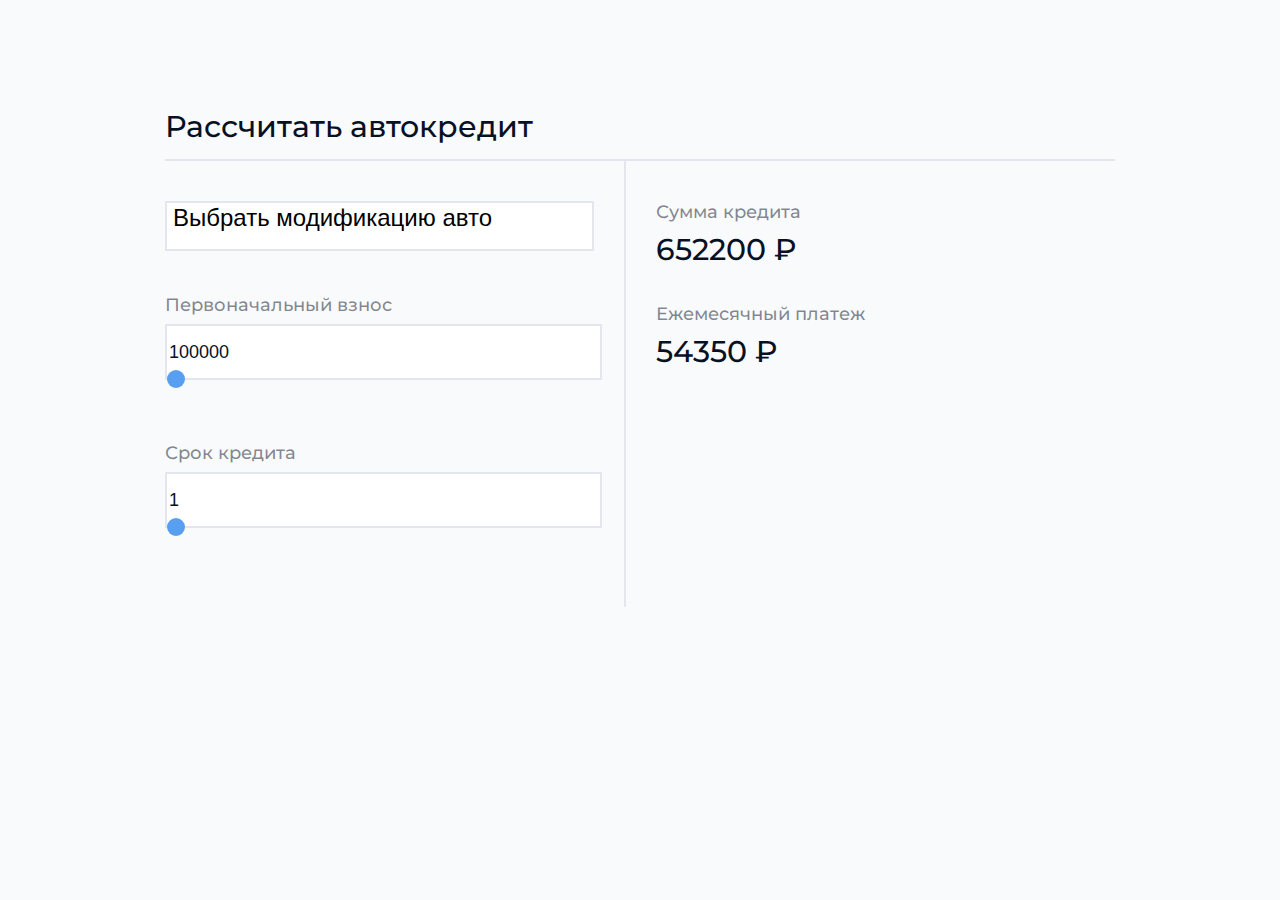
<file: calculatorKredit/index.html>
<!DOCTYPE html>
<html lang="en">
<head>
    <meta charset="UTF-8">
    <meta name="viewport" content="width=device-width, initial-scale=1.0">
    <meta http-equiv="X-UA-Compatible" content="ie=edge">
    <link href="https://fonts.googleapis.com/css?family=Montserrat:400,500,600,700&display=swap" rel="stylesheet">
    <link rel="stylesheet" href="style.css">
    <title>Calculator</title>
</head>
<body>
    <div id="wrapper-modal">
        <div id="overlay"></div>
        <div id="modal-window">
            <h2>Выберете конфигурацию вашего автомобиля:</h2>
            <p>Цвет:</p>
            <div class="color-config-wrapper">
                <div class="color-config-wrapper-left">
                    <img class="car active" src="images/car-blue.png" alt="" data-color="blue">
                    <img class="car" src="images/car-brown.png" alt="" data-color="brown">
                    <img class="car" src="images/car-orange.png" alt="" data-color="orange">
                    <img class="car" src="images/car-pink.png" alt="" data-color="pink">
                    <img class="car" src="images/car-red.png" alt="" data-color="red">
                </div>
                <div class="color-config-wrapper-right color-dots">
                    <div class="dot blue active" onclick="activeColor('blue')">
                        <span class="content">Голубой</span>
                    </div>
                    <div class="dot brown" onclick="activeColor('brown')">
                        <span class="content">Коричневый</span>
                    </div>
                    <div class="dot orange" onclick="activeColor('orange')">
                        <span class="content">Оранжевый</span>
                    </div>
                    <div class="dot pink" onclick="activeColor('pink')">
                        <span class="content">Розовый</span>
                    </div>
                    <div class="dot red" onclick="activeColor('red')">
                        <span class="content">Красный</span>
                    </div>
                </div>
            </div>
            <p>Двигатель:</p>
            <select name="engine" id="engine">
                <option value="0">1.6</option>
                <option value="20000">2.0</option>
                <option value="40000">2.4</option>
            </select>
            <p>Комплектация:</p>
            <select name="complectation" id="complectation">
                <option value="0">Базовая</option>
                <option value="15000">Средняя</option>
                <option value="30000">Расширенная</option>
            </select>
            <p class="">Стоимость машины без допов: <span id="priceOfAuto"></span> ₽</p>
            <p class="">Дополнительная сумма: <span id="additionalAmount"></span> ₽</p>
            <div class="buttons-wrapper">
                <button id="saveConfiguration">СОХРАНИТЬ</button>
                <button id="cancelConfiguration">ОТМЕНИТЬ</button>
            </div>
        </div>
    </div>
    <div class="flex-wrapper">
        <div class="calculator-content">
            <div class="calculator-content-title">
                <h1>Рассчитать автокредит</h1>
            </div>
            <div class="calculator-content-body">
                <div class="calculator-content-body-left">
                    <div class="calculator-content-body-left-inputs">
                        <div class="input-wrapper">
                            <button id="open-configure">
                                <div class="text">Выбрать модификацию авто</div>
                            </button>
                        </div>
                        <div class="input-wrapper">
                            <div class="title">Первоначальный взнос</div>
                            <div class="input">
                                <input type="number" id="an-initial-fee" value="0" class="input-text">
                            </div>
                            <div class="input">
                                <input type="range" min="100000" max="10000000" id="an-initial-fee-range" value="0" class="input-range">
                            </div>
                        </div>
                        <div class="input-wrapper">
                            <div class="title">Срок кредита</div>
                            <div class="input">
                                <input type="number" id="credit-term" value="0" class="input-text">
                            </div>
                            <div class="input">
                                <input type="range" min="1" max="20" id="credit-term-range" value="0" class="input-range">
                            </div>
                        </div>
                    </div>
                </div>
                <div class="calculator-content-body-right">
                    <div class="final-results-wrapper">
                        <div class="final-result-item">
                            <div class="title">Сумма кредита</div>
                            <div class="value"><span id="amount-of-credit">0</span> ₽</div>
                        </div>
                        <div class="final-result-item">
                            <div class="title">Ежемесячный платеж</div>
                            <div class="value"><span id="monthly-payment">0</span> ₽</div>
                        </div>
                    </div>
                </div>
            </div>

        </div>
    </div>
   <script src="main.js"></script> 
</body>
</html>
</file>
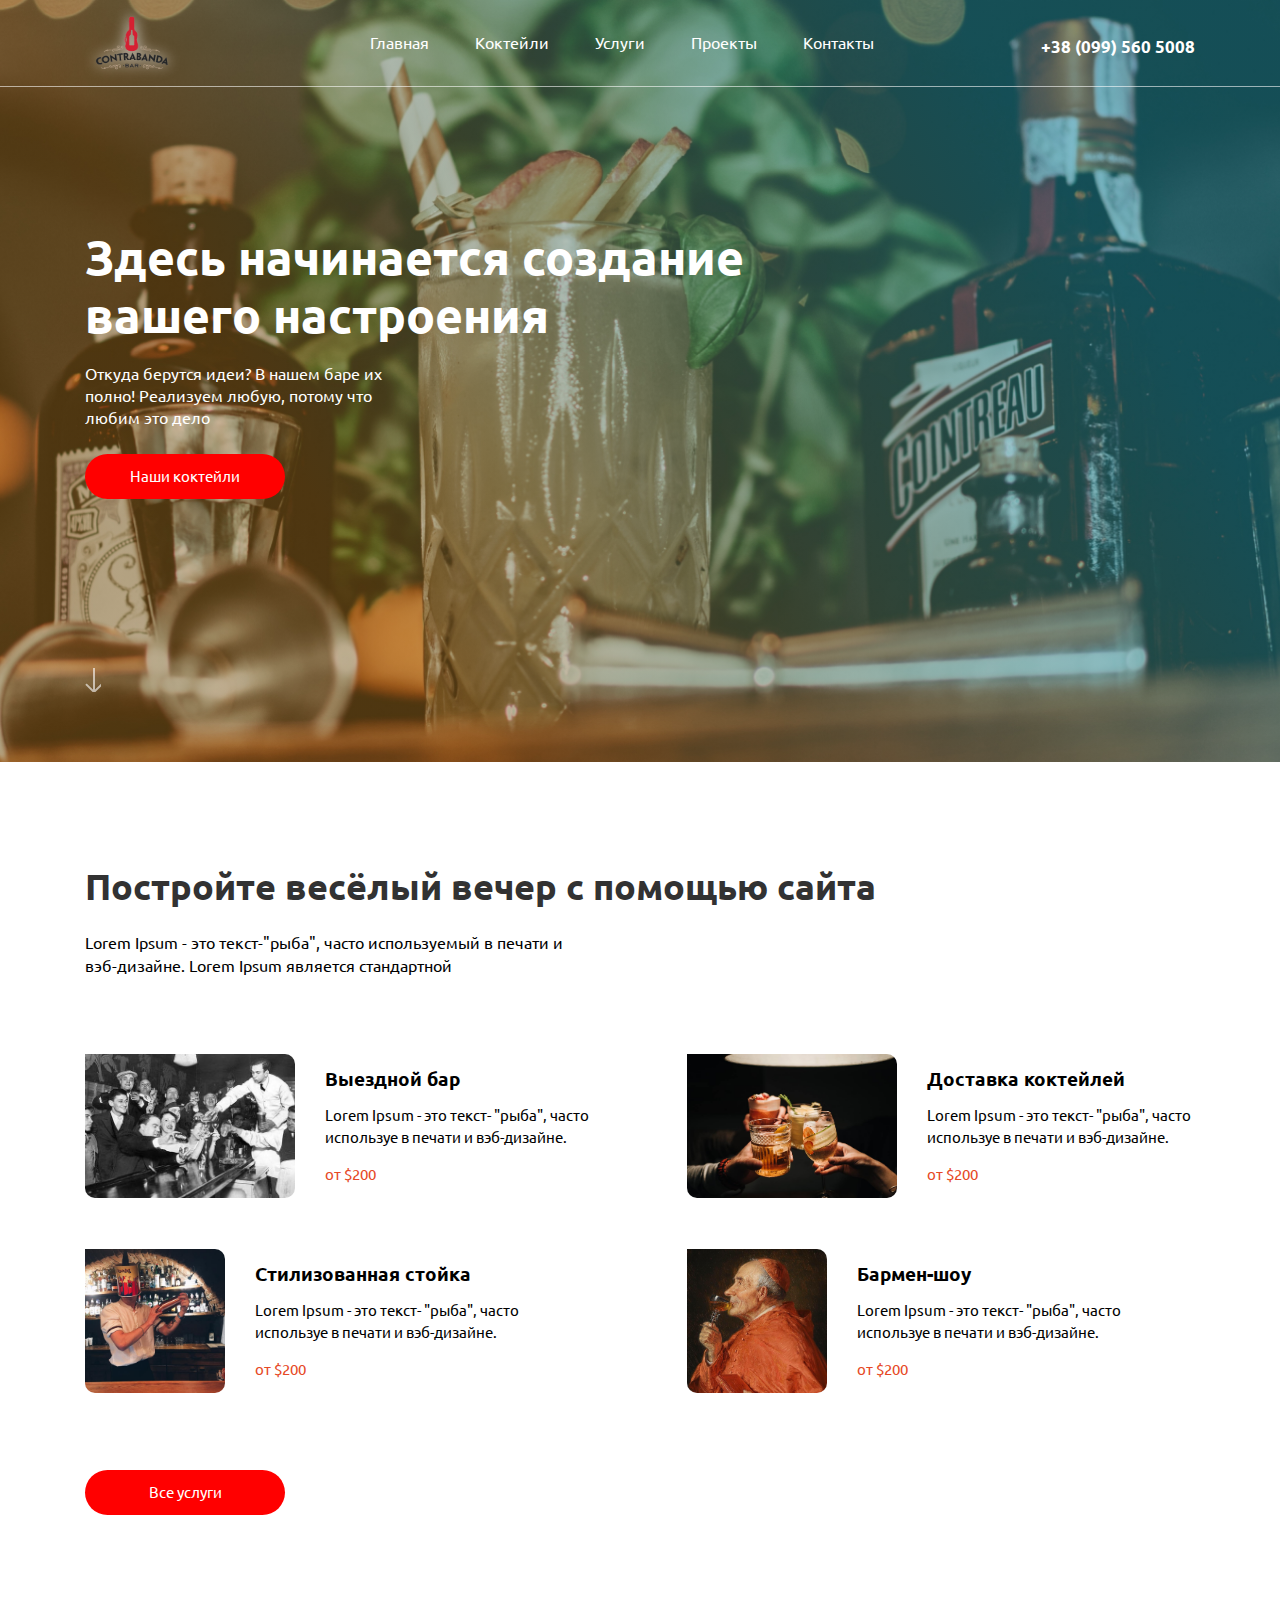
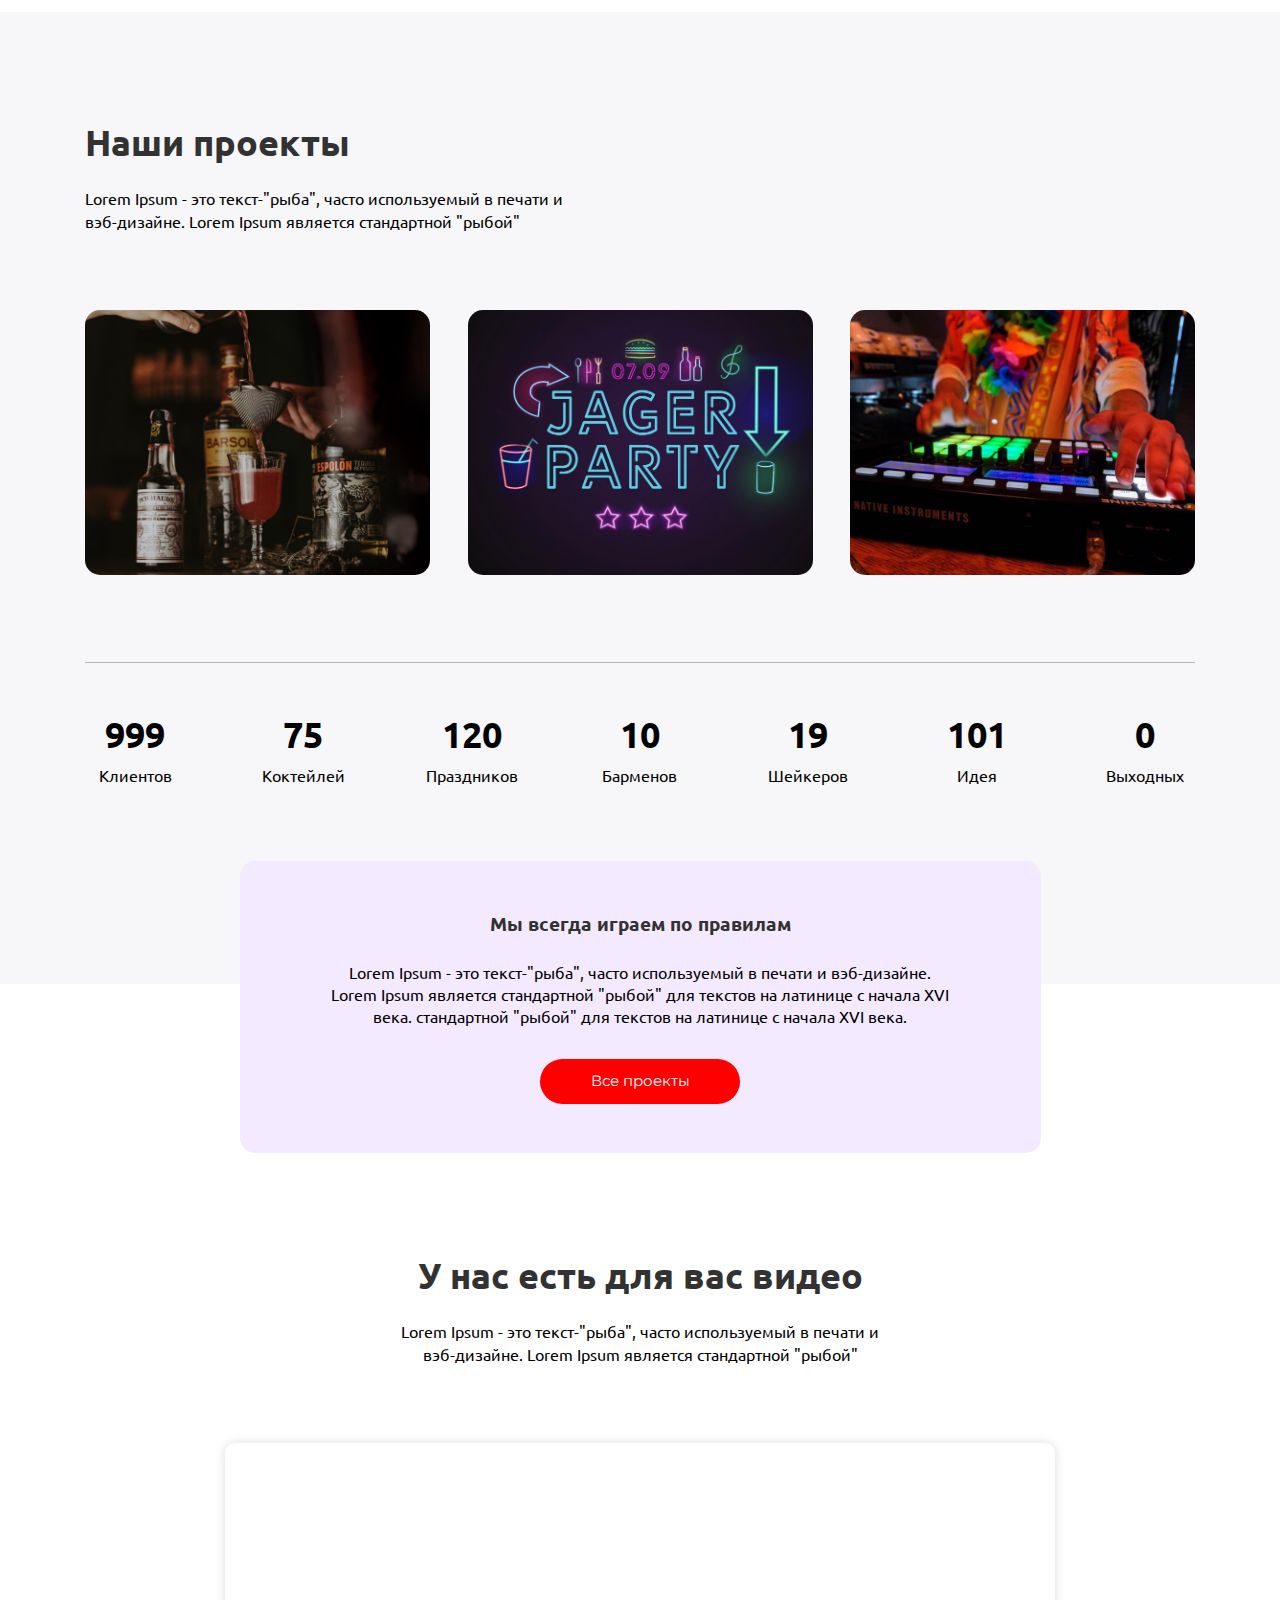
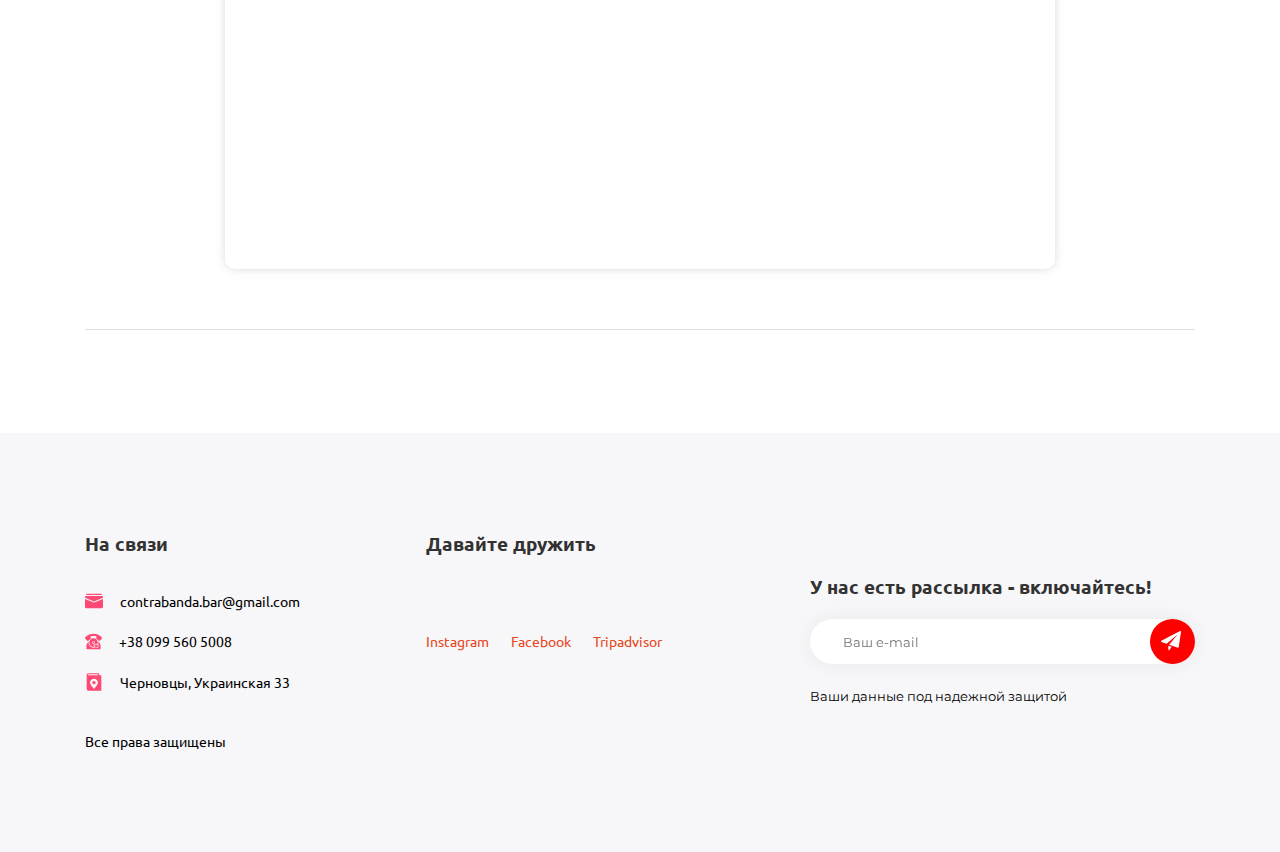
<file: Contrabanda/index.html>
<!DOCTYPE html>
<html lang="ru">
<head>
	<meta charset="UTF-8">
	<meta name="viewport" content="width=device-width, initial-scale=1.0">
	<title>ContrabandaBar</title>
	<meta name="description" content="Коктейли и праздник">
	<meta name="keywords" content="коктейль, бар, отдых, выездной бар">
	<!-- OG Tags -->
	<meta property="og:title" content="ContrabandaBar">
	<meta property="og:description" content="Коктейли и праздник">
	<meta property="og:type" content="article">
	<meta property="og:image" content="img/og-image.png">
	<meta property="og:site_name" content="ContrabandaBar">
	<!-- Styling -->
	<meta name="theme-color" content="#000000">
	<link rel="apple-touch-icon" href="img/apple-touch-icon.png">
	<link rel="icon" type="image/svg" href="img/favicon.svg">
	<!-- CSS -->
	<link rel="preconnect" href="https://fonts.gstatic.com">
	<link href="https://fonts.googleapis.com/css2?family=Montserrat&family=Ubuntu:wght@400;700&display=swap" rel="stylesheet">
	<link rel="stylesheet" href="css/style.css">
	<meta name="viewport" content="width=device-width, initial-scale=1, shrink-to-fit=no">
</head>
<body>
	<header class="header" id="header">
		<div class="nav">
			<div class="container_flex container">
				<a href="#" class="logo"></a>
				<nav class="menu">
					<ul class="menu__list">
						<li class="menu__item">
							<a href="#">
								Главная
							</a>
						</li>
						<li class="menu__item">
							<a href="#">
							Коктейли
							</a>
						</li>
						<li class="menu__item">
							<a href="#branches">
							Услуги
							</a>
						</li>
						<li class="menu__item">
							<a href="#projects">
							Проекты
							</a>
						</li>
						<li class="menu__item">
							<a href="#footer">
							Контакты
							</a>
						</li>
					</ul>
				</nav>
				<a href="tel:+380995605008" class="phone">+38 (099) 560 5008</a>
			</div>
		</div>
		<div class="offer-wrapper">
			<div class="container">
				<div class="offer">
					<h1 class="offer__title">
						Здесь начинается создание вашего настроения
					</h1>
					<p class="offer__text">
						Откуда берутся идеи? В нашем баре их полно! Реализуем любую, потому что любим это дело
					</p>
					<div class="btn">
						<a href="#">
							Наши коктейли
						</a>
					</div>
					
					<a href="#footer" class="offer__arrow-down offer__arrow-down_header"></a>
				</div>
			</div>
		</div>
	</header>
	<section class="branches" id="branches">
		<div class="container">
			<h2 class="section-title">
				Постройте весёлый вечер с помощью сайта
			</h2>
			<p class="section-text">
				Lorem Ipsum - это текст-"рыба", часто используемый в печати и вэб-дизайне. Lorem Ipsum является стандартной
			</p>

				<ul class="services">
					<li class="services__item">
						<img class="services__img" src="img/services1.jpg" alt="Выездной бар">
						<div class="services__info">
							<h3 class="services__title">
								Выездной бар
							</h3>
							<p class="services__text">
								Lorem Ipsum - это текст- "рыба", часто используе в печати и вэб-дизайне.
							</p>
							<span class="services__price">
								от $200
							</span>
						</div>
					</li>

					<li class="services__item">
						<img class="services__img" src="img/services2.jpg" alt="Доставка коктейлей">
						<div class="services__info">
							<h3 class="services__title">
								Доставка коктейлей
							</h3>
							<p class="services__text">
								Lorem Ipsum - это текст- "рыба", часто используе в печати и вэб-дизайне.
							</p>
							<span class="services__price">
								от $200
							</span>
						</div>
					</li>

					<li class="services__item">
						<img class="services__img" src="img/services3.jpg" alt="Стилизованная стойка">
						<div class="services__info">
							<h3 class="services__title">
								Стилизованная стойка
							</h3>
							<p class="services__text">
								Lorem Ipsum - это текст- "рыба", часто используе в печати и вэб-дизайне.
							</p>
							<span class="services__price">
								от $200
							</span>
						</div>
					</li>

					<li class="services__item">
						<img class="services__img" src="img/services4.jpg" alt="Бармен-шоу">
						
						<div class="services__info">
							<h3 class="services__title">
								Бармен-шоу
							</h3>
							<p class="services__text">
								Lorem Ipsum - это текст- "рыба", часто используе в печати и вэб-дизайне.
							</p>
							<span class="services__price">
								от $200
							</span>
						</div>
					</li>
				</ul>
				<a href="#" class="btn btn_branches">
					Все услуги
				</a>
		</div>
	</section>
	<section class="projects" id="projects">
		<div class="container">
			<h2 class="section-title">
				Наши проекты
			</h2>
			<p class="section-text">
				Lorem Ipsum - это текст-"рыба", часто используемый в печати и вэб-дизайне. Lorem Ipsum является стандартной "рыбой"
			</p>

			<div class="gallery">
				<a href="#" class="gallery__link">
					<img src="img/ptoject1.jpg" alt="Coctails" class="gallery__img">
					<div class="gallery__overlay">
						<img class="gallery__search" src="img/search.svg" alt="searсh" >
					</div>
				</a>

				<a href="#" class="gallery__link">
					<img src="img/ptoject2.jpg" alt="Coctails" class="gallery__img">
					<div class="gallery__overlay">
						<img class="gallery__search" src="img/search.svg" alt="searсh" >
					</div>
				</a>

				<a href="#" class="gallery__link">
					<img src="img/ptoject3.jpg" alt="Coctails" class="gallery__img">
					<div class="gallery__overlay">
						<img class="gallery__search" src="img/search.svg" alt="searсh" >
					</div>
				</a>			
			</div>
			<ul class="achievements">
				<li class="achievements__item">
					<b class="achievements__title">
						999
					</b>
					<p class="achievements__text">
						Клиентов
					</p>
				</li>
				<li class="achievements__item">
					<b class="achievements__title">
						75
					</b>
					<p class="achievements__text">
						Коктейлей
					</p>
				</li>
				<li class="achievements__item">
					<b class="achievements__title">
						120
					</b>
					<p class="achievements__text">
						Праздников
					</p>
				</li>
				<li class="achievements__item">
					<b class="achievements__title">
						10
					</b>
					<p class="achievements__text">
						Барменов
					</p>
				</li>
				<li class="achievements__item">
					<b class="achievements__title">
						19
					</b>
					<p class="achievements__text">
						Шейкеров
					</p>
				</li>
				<li class="achievements__item">
					<b class="achievements__title">
						101
					</b>
					<p class="achievements__text">
						Идея
					</p>
				</li>
				<li class="achievements__item">
					<b class="achievements__title">
						0
					</b>
					<p class="achievements__text">
						Выходных
					</p>
				</li>
			</ul>
			<div class="about-us">
				<h3 class="about-us__title">
					Мы всегда играем по правилам
				</h3>
				<p class="about-us__text">
					Lorem Ipsum - это текст-"рыба", часто используемый в печати и вэб-дизайне. Lorem Ipsum является стандартной "рыбой" для текстов на латинице с начала XVI века.  стандартной "рыбой" для текстов на латинице с начала XVI века. 
				</p>
				<a href="#" class="btn btn_about-us">
					Все проекты
				</a>
			</div>
		</div>
	</section>
	<section class="video" id="video">
		<div class="container">
			<h2 class="section-title">
				У нас есть для вас видео
			</h2>
			<p class="section-text  section-text_video">
				Lorem Ipsum - это текст-"рыба", часто используемый в печати и вэб-дизайне. Lorem Ipsum является стандартной "рыбой"
			</p>
			<div class="video-frame">
				<iframe class="video-frame__block" width="560" height="315" src="https://www.youtube.com/embed/avahD-OmOzs" frameborder="0" allow="accelerometer; autoplay; clipboard-write; encrypted-media; gyroscope; picture-in-picture" allowfullscreen></iframe>
			</div>			
		</div>
	</section>
	<footer class="footer" id="footer">
		<div class="container">
			<div class="footer-content">
				<div class="footer-content__item">
					<h3 class="footer-content__title footer-content__title_indent">
						На связи
					</h3>
					<ul class="footer-content__list">
						<li class="footer-content__list-item">
							<a class="footer-content__block" href="mailto:contrabanda.bar@gmail.com">
								<img src="img/email.svg" alt="Написать" class="footer-content__icon">
								contrabanda.bar@gmail.com
							</a>
						</li>
						<li class="footer-content__list-item">
							<a class="footer-content__block" href="tel:+380995605008">
								<img src="img/phone.svg" alt="Позвонить" class="footer-content__icon">
								+38 099 560 5008
							</a>
						</li>
						<li class="footer-content__list-item">
							<a class="footer-content__block" href="https://goo.gl/maps/uazTg1L6rDvL3EtJ6">
								<img src="img/bookmark.svg" alt="Адрес" class="footer-content__icon">
								Черновцы, Украинская 33
							</a>
						</li>
					</ul>
					<p class="footer-content__credits">
						Все права защищены
					</p>
				</div>
				<div class="footer-content__item">
					<h3 class="footer-content__title">
						Давайте дружить
					</h3>
					<ul class="footer-content__list footer-content__list_flex">
						<li class="footer-content__list-item">
							<a class="footer-content__block" href="https://www.instagram.com/contrabanda.bar/?hl=ru">
								Instagram
							</a>
						</li>
						<li class="footer-content__list-item">
							<a class="footer-content__block" href="https://www.facebook.com/contrabanda.bar">
								Facebook
							</a>
						</li>
						<li class="footer-content__list-item">
							<a class="footer-content__block" href="https://www.tripadvisor.ru/Restaurant_Review-g298054-d12476547-Reviews-Contrabanda_Bar-Chernivtsi_Chernivtsi_Oblast.html">
								Tripadvisor
							</a>
						</li>
					</ul>
				</div>
				<div class="footer-content__item footer-content__item_height">
					<h3 class="footer-content__title">
						У нас есть рассылка - включайтесь!
					</h3>
					<form action="#" class="footer-content__form">
						<input type="email" class="footer-content__input" placeholder="Ваш e-mail" required>
						<button type="submit" class="btn btn_footer-content"><img src="img/send.svg" alt=""></button>
					</form>
					<p class="footer-content__policy">
						Ваши данные под надежной защитой
					</p>
				</div>
			</div>
		</div>
	</footer>
</body>
</html>
</file>
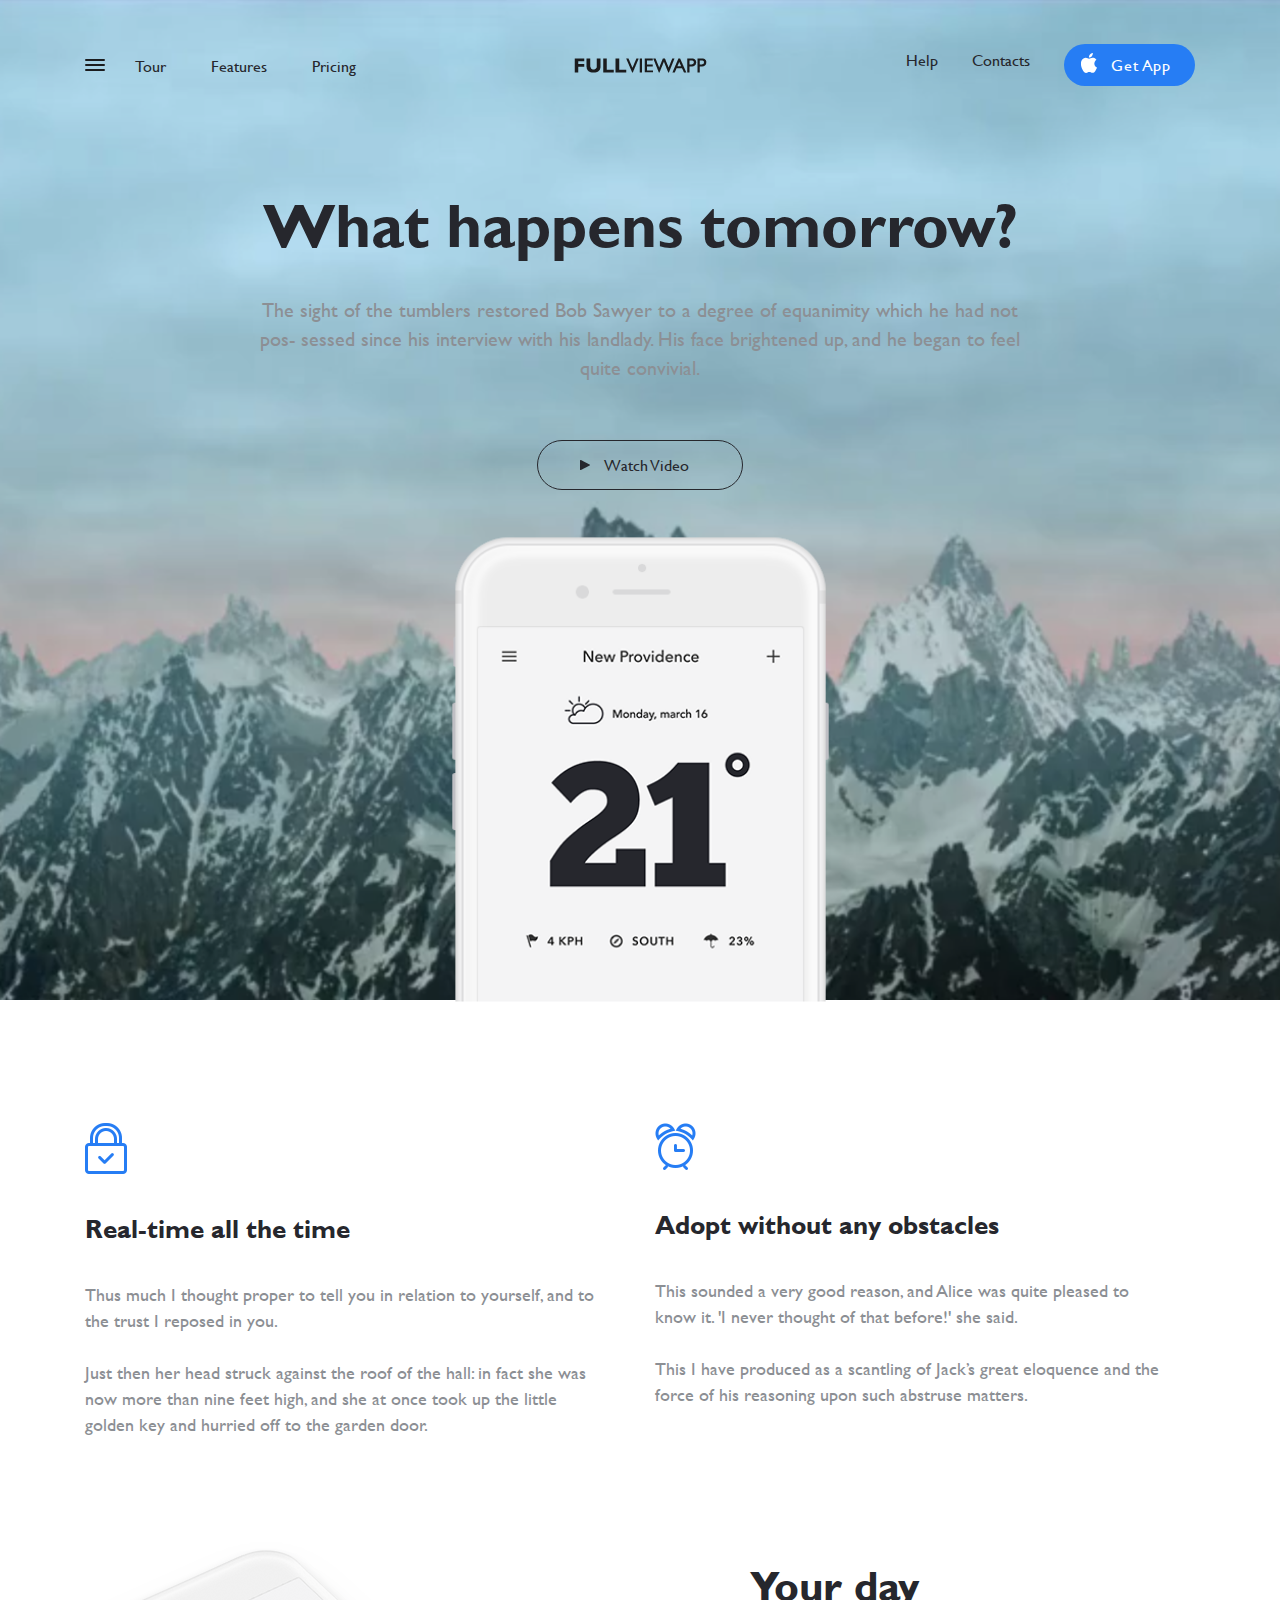
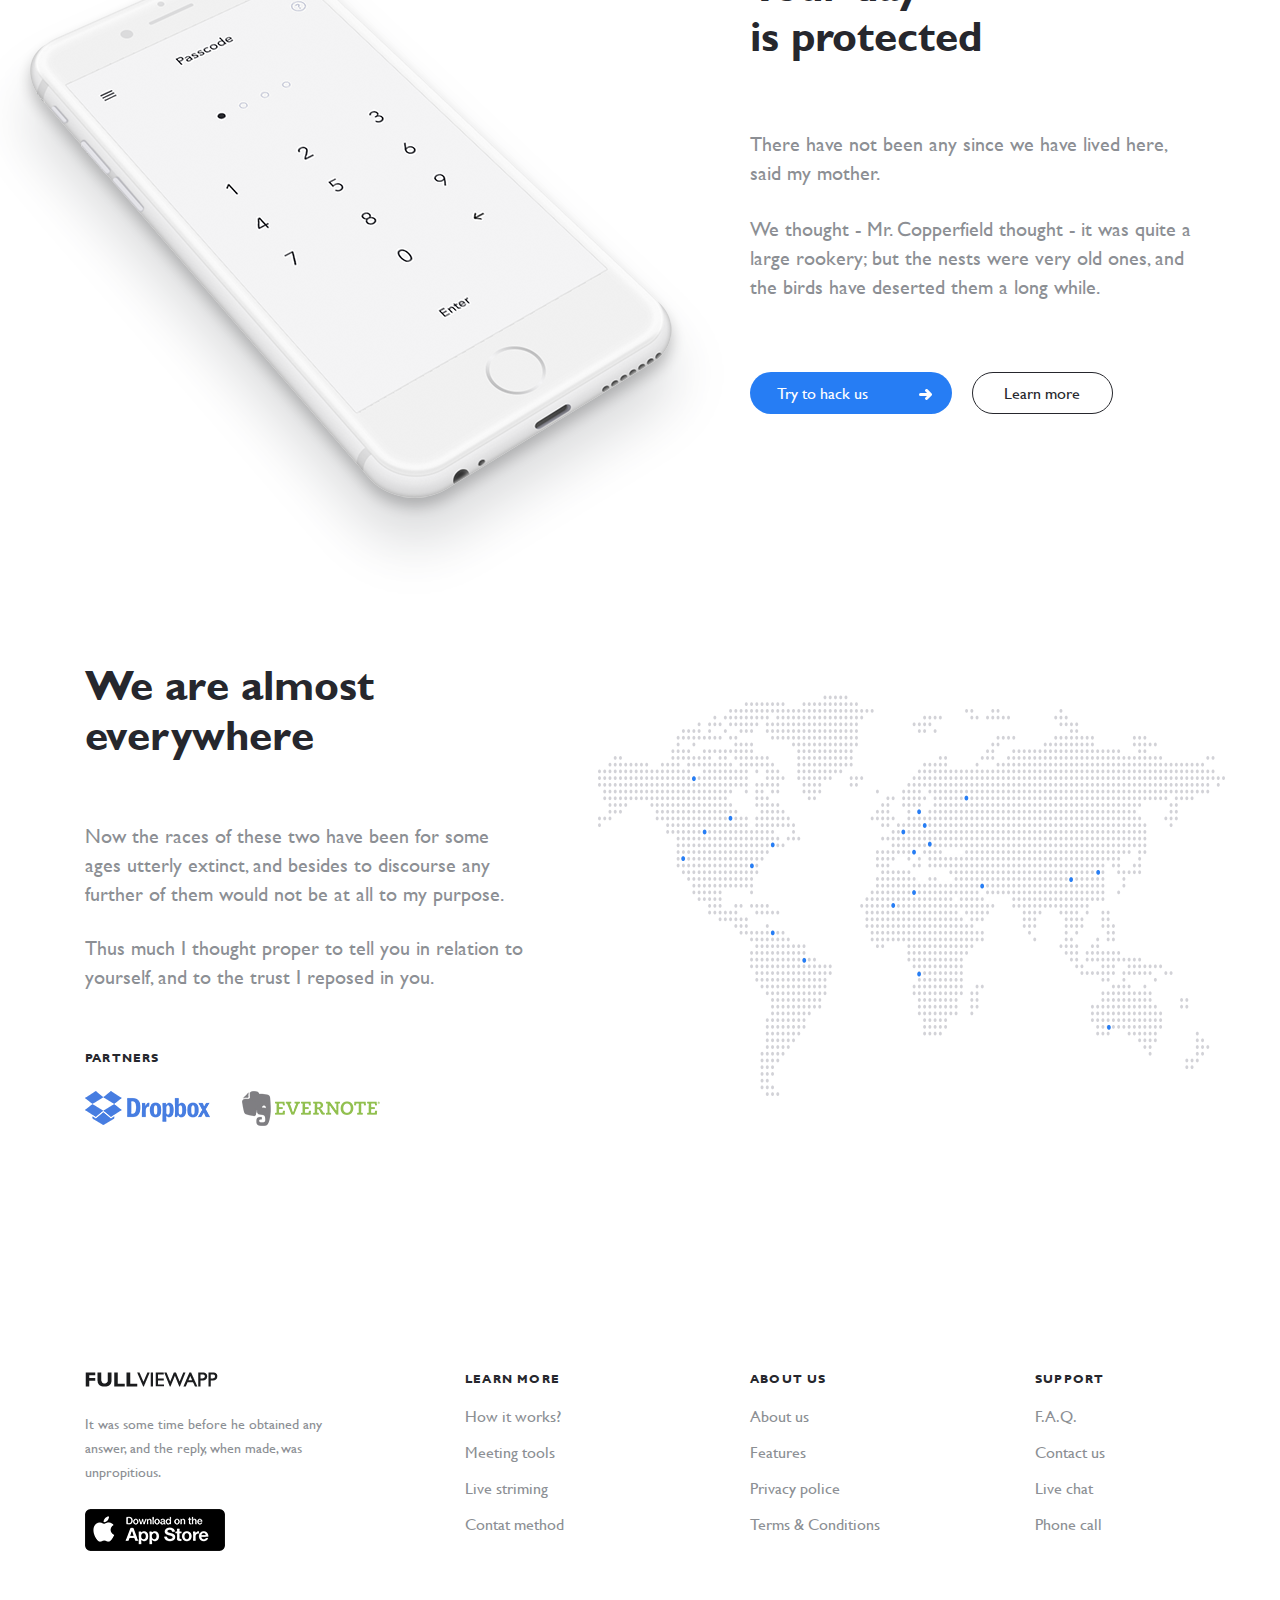
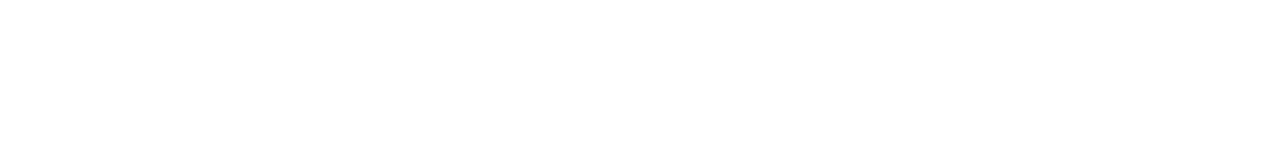
<file: Fullviewapp/index.html>
<!DOCTYPE html>
<html lang="en">
<head>
	<meta charset="UTF-8">
	<!-- Responsive -->
	<meta name="viewport" content="width=device-width, initial-scale=1.0">
	<title>Fullviewapp</title>
	<meta name="description" content="What happens tomorrow?">
	<meta name="keywords" content="weather, temperature, sun, weather for tomorrow">
	<!-- OG Tags -->
	<meta property="og:title" content="Fullviewapp">
	<meta property="og:description" content="What happens tomorrow?">
	<meta property="og:type" content="article">
	<meta property="og:image" content="img/og-image.png">
	<meta property="og:site_name" content="Fullviewapp">
	<!-- Styling -->
	<meta name="theme-color" content="#d1d8e9">
	<link rel="apple-touch-icon" href="img/apple-touch-icon.png">
	<link rel="icon" type="image/ico" href="img/favicon.ico">
    <!-- Bootstrap -->
	<link rel="stylesheet" href="css/bootstrap-reboot.min.css">
	<link rel="stylesheet" href="css/bootstrap-grid.min.css">
	<!-- Main CSS -->
	<link rel="stylesheet" href="css/main.css">
</head>
<body>
	<header class="header" id="header">
		<div class="container">
			<div class="row align-items-center">
				<div class="col-lg-5 col-md-4 col-3">
					<nav class="d-flex">
						<a href="#" class="header-burger"></a>
						<ul class="menu d-flex">
							<li class="menu__item">
								<a href="#" class="menu__link">
									Tour
								</a>
							</li>
							<li class="menu__item">
								<a href="#features" class="menu__link">
									Features
								</a>
							</li>
							<li class="menu__item">
								<a href="#" class="menu__link">
									Pricing
								</a>
							</li>
						</ul>
					</nav>
				</div>
				<div class="col-lg-2 d-flex justify-content-center col-md-4 col-6">
					<a href="#" class="logo"></a>
				</div>
				<div class="col-lg-4 offset-lg-1 col-md-4">
					<nav class="d-flex justify-content-end">
						<ul class="menu d-flex">
							<li class="menu__item menu__item_2">
								<a href="#" class="menu__link menu__link_2">
									Help
								</a>
							</li>
							<li class="menu__item menu__item_2">
								<a href="#footer" class="menu__link menu__link_2">
									Contacts
								</a>
							</li>							
						</ul>
						<a class="btn btn_header d-flex" href="https://www.apple.com/app-store/">
							Get  App
						</a>
					</nav>
				</div>

			</div>
			<div class="row">
				<div class="col-12">
					<div class="offer">
						<h1 class="offer__title">
							What happens tomorrow?
						</h1>
						<p class="offer__text">
							The sight of the tumblers restored Bob Sawyer to a degree 
							of equanimity which he had not pos-
							 sessed since his interview 
							with his landlady. 
							His face brightened up, and he began to feel quite convivial.
						</p>
						<a class="offer__btn btn-other btn mx-auto d-flex" href="https://www.youtube.com/">
							Watch Video
						</a>
					</div>
				</div>
			</div>
			<div class="row">
				<div class="col d-flex justify-content-center">
					<div class="app-screen"></div>
				</div>
			</div>
		</div>
	</header>
	<section class="features" id="features">
		<div class="container">
			<div class="row">
				<div class="col-md-6">
					<div class="features-block">
						<div class="features-block__icon features-block__icon_lock"></div>
						<h3 class="features-block__title">
							Real-time all the time
						</h3>
						<p class="features-block__text">
							Thus much I thought proper to tell you in relation to yourself, 
							and to the trust I reposed in you.
						</p>
						<p class="features-block__text">
							Just then her head struck against the roof of the hall: 
							in fact she was now more than nine feet high, 
							and she at once took up the little golden key and 
							hurried off to the garden door.
						</p>
					</div>
				</div>
				<div class="col-md-6">
					<div class="features-block">
						<div class="features-block__icon features-block__icon_clock"></div>
						<h3 class="features-block__title">
							Adopt without any obstacles
						</h3>
						<p class="features-block__text">
							This sounded a very good reason, 
							and Alice was quite pleased to know it. 
							'I never thought of that before!' she said.
						</p>
						<p class="features-block__text">
							This I have produced as a scantling of Jack’s great 
							eloquence and the force of his reasoning upon such abstruse 
							matters.							
						</p>
					</div>
				</div>
			</div>
		</div>
	</section>
	<section class="security" id="security">
		<div class="container">
			<div class="row">
				<div class="col-lg-7 col-md-6">
					<div class="app-screen-security"></div>
				</div>
				<div class="col-lg-5 col-md-6">
					<div class="block">
						<h2 class="block__title">Your day 
													is protected
						</h2>
						<p class="block__text">
							There have not been any since we have lived here, said my mother.
						</p>
						<p class="block__text">
							We thought - Mr. Copperfield thought - it was quite a 
							large rookery; but the nests were very old ones, 
							and the birds have deserted them a long while.
						</p>
						<div class="block__btns d-flex flex-wrap">
							<a href="#" class="block__btn block__btn_hack btn d-flex justify-content-center">
								Try to hack us
							</a>
							<a href="#" class="block__btn block__btn_more btn-other btn">
								Learn more
							</a>
						</div>
					</div>
				</div>
			</div>
		</div>
	</section>
	<section class="about" id="about">
		<div class="container">
			<div class="row">
				<div class="col-lg-5 col-md-6">
					<div class="about-block">
						<h2 class="about-block__title">
							We are almost everywhere
						</h2>
						<p class="about-block__text">
							Now the races of these two have been for some 
							ages utterly extinct, and besides to discourse any 
							further of them would not be at all to my purpose.
						</p>
						<p class="about-block__text">
							Thus much I thought proper to tell you in relation to 
							yourself, and to the trust I reposed in you.
						</p>
					</div>
				</div>
				<div class="col-lg-7 col-md-6">
					<div class="about-map"></div>
				</div>
			</div>
			<div class="row">
				<div class="col-lg-4 col">
					<div class="partners">
						<h4 class="partners__title">
							Partners
						</h4>
						<div class="partners__items d-flex">
							<a href="https://www.dropbox.com/h" class="partners__link">
								<img src="img/Dropbox_Logo.png" alt="Dropbox" class="partners__img">
							</a>
							<a href="https://evernote.com/intl/en/" class="partners__link">
								<img src="img/Evernote_Logo.png" alt="Evernote" class="partners__img">
							</a>
						</div>
					</div>
				</div>
			</div>
		</div>
	</section>
	<footer class="footer" id="footer">
		<div class="container">
			<div class="row">
				<div class="col-lg-3 col-12">
					<div class="downloads">
						<a href="#" class="logo"></a>
						<p class="downloads__text">
							It was some time before he obtained any 
							answer, and the reply, when made, was unpropitious.
						</p>
						<a href="https://www.apple.com/app-store/" class="downloads__link"></a>

					</div>
				</div>
				<div class="col-lg-2 offset-lg-1 col-sm-4 col-6">
					<div class="footer-menu">
						<p class="footer-menu__title">
							Learn More
						</p>
						<ul class="footer-menu__list">
							<li class="footer-menu__item">
								<a href="#" class="footer-menu__link">
									How it works?
								</a>
							</li>
							<li class="footer-menu__item">
								<a href="#" class="footer-menu__link">
									Meeting tools
								</a>
							</li>
							<li class="footer-menu__item">
								<a href="#" class="footer-menu__link">
									Live striming
								</a>
							</li>
							<li class="footer-menu__item">
								<a href="#" class="footer-menu__link">
									Contat method
								</a>
							</li>
						</ul>
					</div>
				</div>
				<div class="col-lg-2 offset-lg-1 col-sm-4 col-6">
					<div class="footer-menu">
						<p class="footer-menu__title">
							About Us
						</p>
						<ul class="footer-menu__list">
							<li class="footer-menu__item">
								<a href="#" class="footer-menu__link">
									About us
								</a>
							</li>
							<li class="footer-menu__item">
								<a href="#" class="footer-menu__link">
									Features
								</a>
							</li>
							<li class="footer-menu__item">
								<a href="#" class="footer-menu__link">
									Privacy police
								</a>
							</li>
							<li class="footer-menu__item">
								<a href="#" class="footer-menu__link">
									Terms & Conditions
								</a>
							</li>
						</ul>
					</div>
				</div>
				<div class="col-lg-2 offset-lg-1 col-sm-4">
					<div class="footer-menu">
						<p class="footer-menu__title">
							Support
						</p>
						<ul class="footer-menu__list">
							<li class="footer-menu__item">
								<a href="#" class="footer-menu__link">
									F.A.Q.
								</a>
							</li>
							<li class="footer-menu__item">
								<a href="#" class="footer-menu__link">
									Contact us
								</a>
							</li>
							<li class="footer-menu__item">
								<a href="#" class="footer-menu__link">
									Live chat
								</a>
							</li>
							<li class="footer-menu__item">
								<a href="#" class="footer-menu__link">
									Phone call
								</a>
							</li>
						</ul>
					</div>
				</div>
			</div>
		</div>
	</footer>
</body>
</html>
</file>
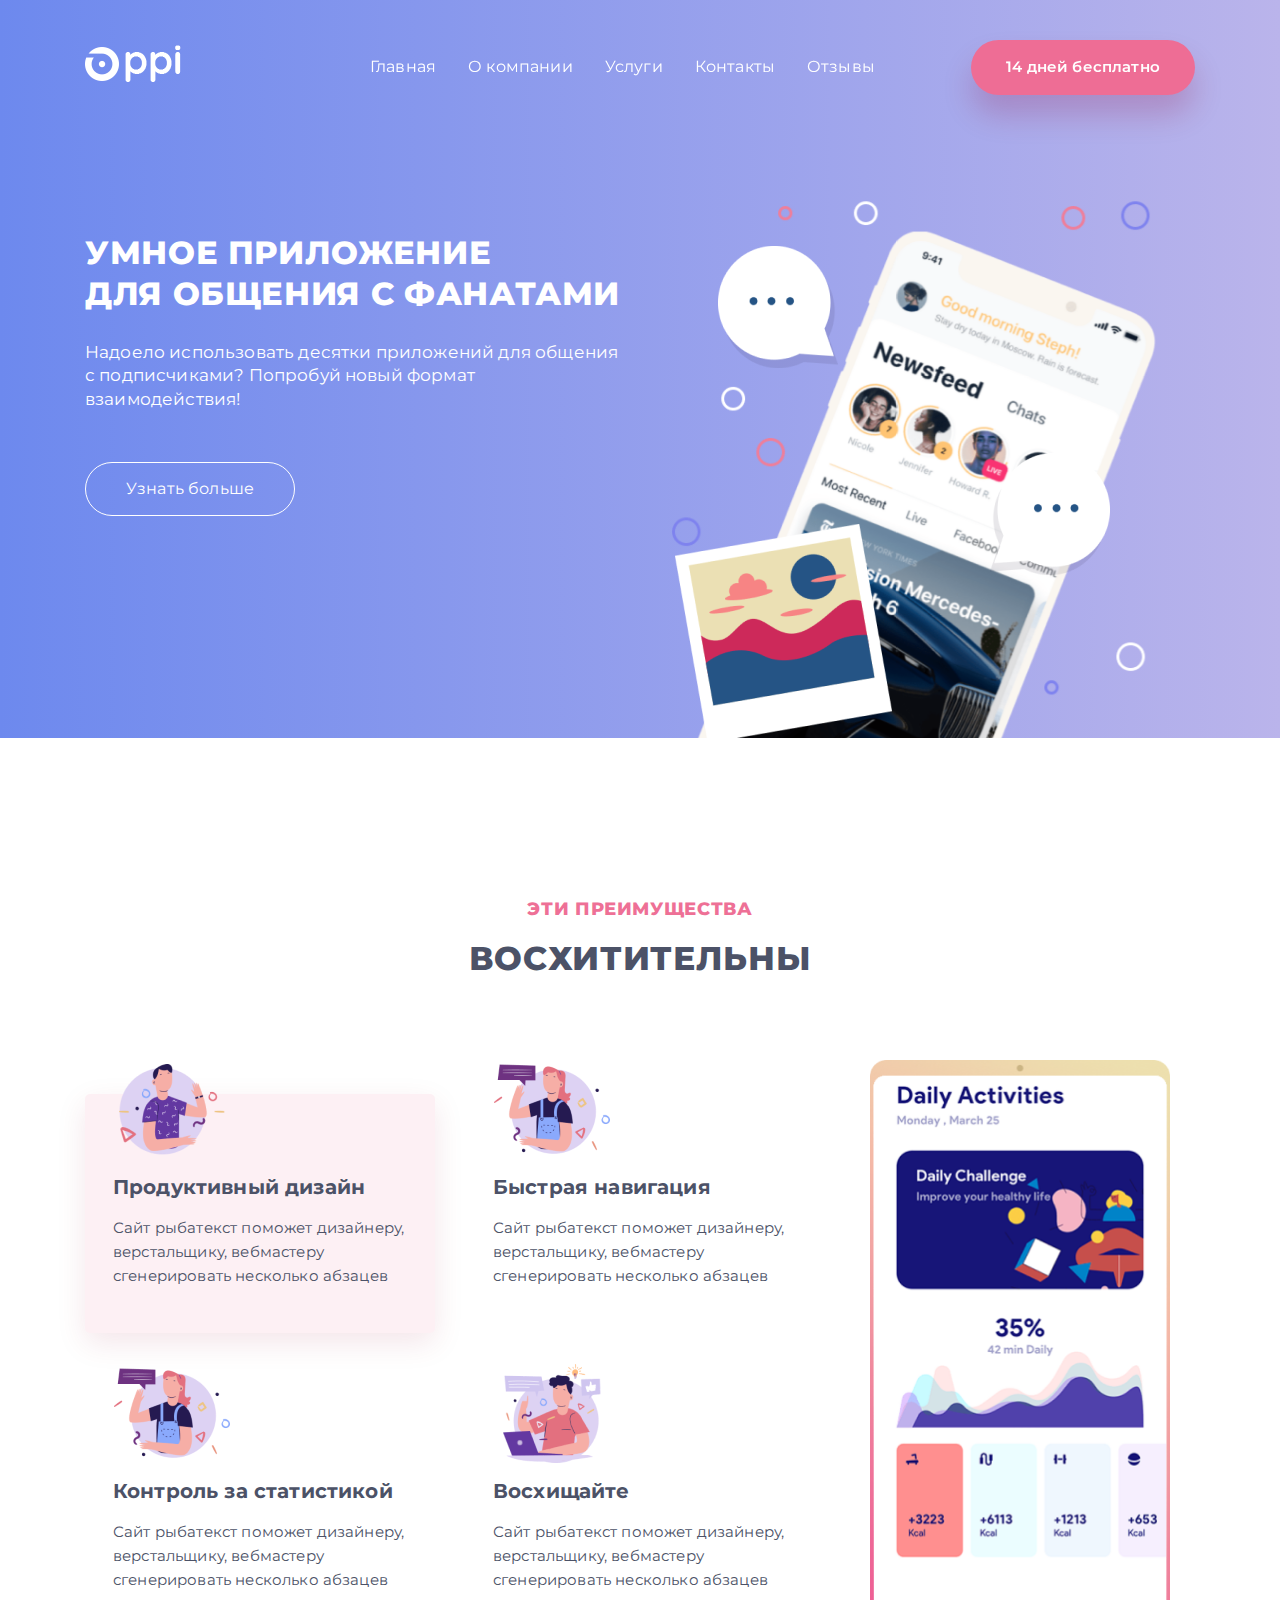
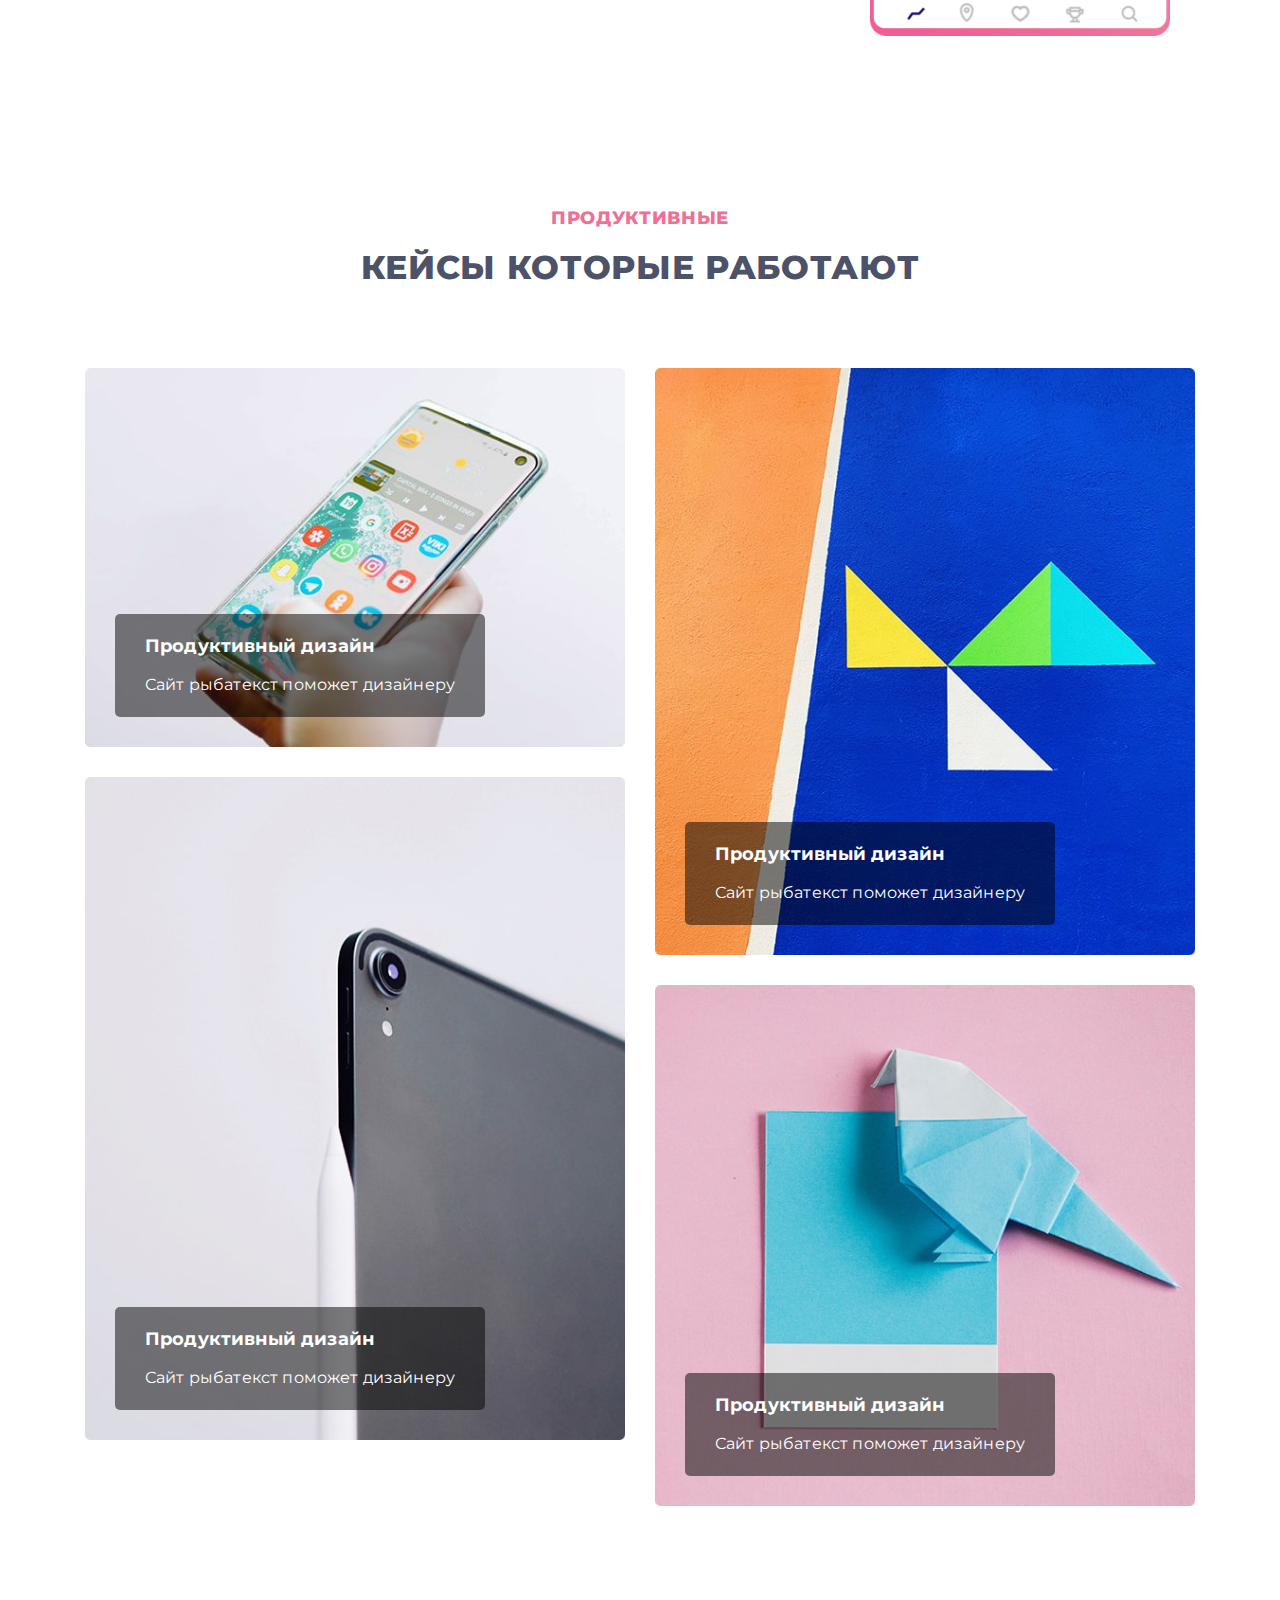
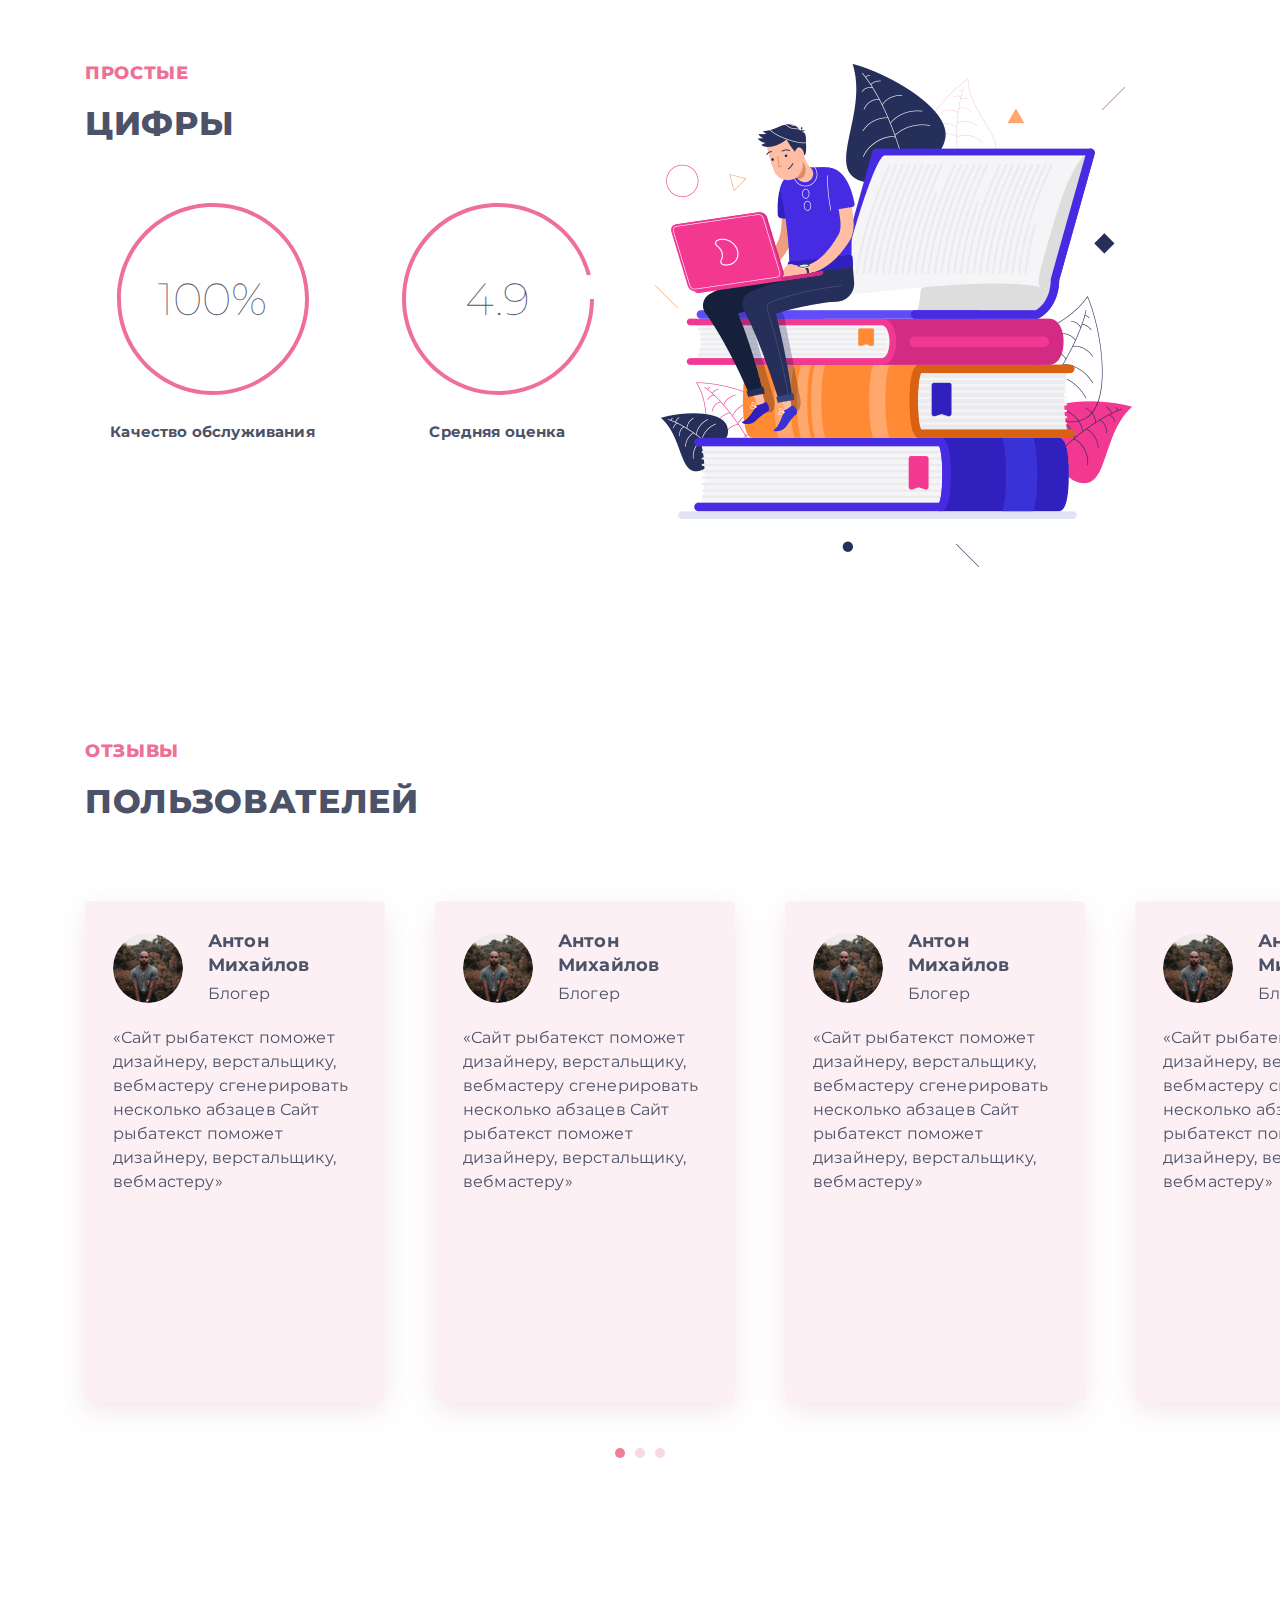
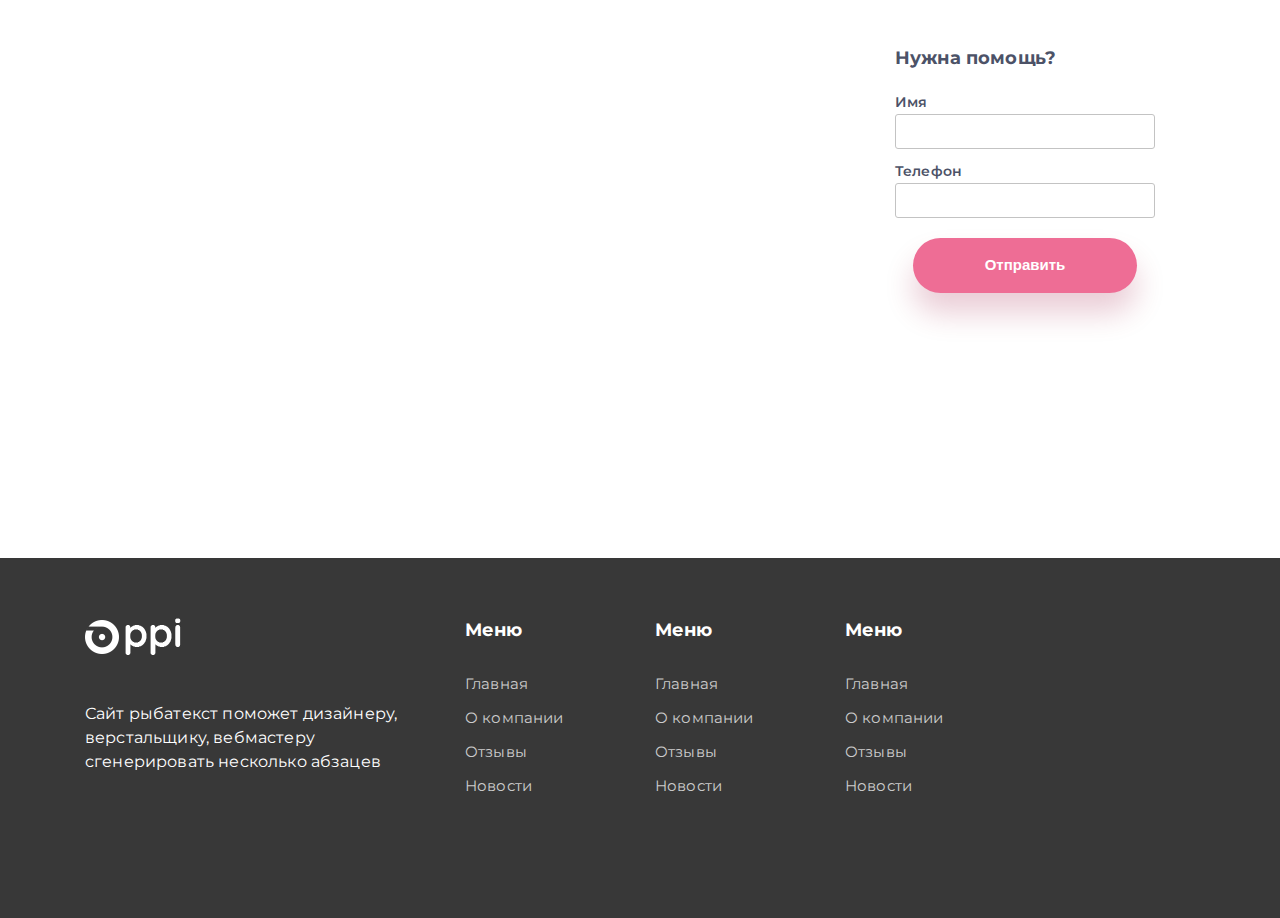
<file: Oppi-умное приложение/index.html>
<!DOCTYPE html>
<html lang="ru">
<head>
	<meta charset="UTF-8">
	<meta name="viewport" content="width=device-width, initial-scale=1.0">
	<meta http-equiv="X-UA-Compatible" content="ie=edge">
	<title>PPI</title>
	<link href="https://fonts.googleapis.com/css?family=Montserrat:100,400,500,700,800&display=swap" rel="stylesheet">
	<link rel="stylesheet" href="css/bootstrap-grid.css">
	<link rel="stylesheet" href="css/main.css">
	<link rel="stylesheet" href="https://unpkg.com/swiper/swiper-bundle.min.css">
	<script src="https://api-maps.yandex.ru/2.1/?apikey=e81e5104-251c-4b79-be5e-921edf1f9646&lang=ru_RU" type="text/javascript"> 
	</script> 
</head>
<body>
	<!-- Первый экран -->
	<header class="header">
		<div class="container">
			<!-- Шапка -->
			<div class="head">
				<div class="row align-items-center">
					<div class="col-xl-3 col-lg-2 col-auto">
						<a href="#" class="head__logo">
							<img src="img/logo.png" alt="Логотип компании">
						</a>
					</div>
					<div class="col-xl-6 col-lg-7 col-auto d-flex align-items-center order-lg-0 order-1">
						<nav class="head__menu">
							<ul class="head__links d-flex">
								<li class="head__item">
									<a href="#" class="head__link">
										Главная
									</a>
								</li>
								<li class="head__item">
									<a href="#" class="head__link">
										О компании
									</a>
								</li>
								<li class="head__item">
									<a href="#" class="head__link">
										Услуги
									</a>
								</li>
								<li class="head__item">
									<a href="#" class="head__link">
										Контакты
									</a>
								</li>
								<li class="head__item">
									<a href="#" class="head__link">
										Отзывы
									</a>
								</li>
							</ul>
							<button type="button" class="menu-close" id="closeMenu">x</button>
						</nav>
						<div class="hamburger">
							<img src="img/hamburger.svg" alt="Гамбургер">
						</div>
					</div>
					<div class="col-lg-3 col-auto flex-grow-1 d-flex justify-content-end">
						<a href="#" class="head__btn button">
								14 дней бесплатно
						</a>
					</div>
				</div>
			</div><!-- Шапка конец -->
			<div class="row">
				<div class="col-lg-6">
					<div class="offer">
						<h1 class="offer__title">
								Умное приложение
								для&nbsp;общения с фанатами
						</h1>
						<p class="offer__disc">
								Надоело использовать десятки приложений для общения с подписчиками? Попробуй новый формат взаимодействия!
						</p>
						<a href="#" class="offer__link">Узнать больше</a>
					</div>
				</div>
				<div class="col-lg-6 d-flex justify-content-center" >
					<div class="images" id="scene">
						<div>
							<img src="img/circles-bg.png" alt="Кольца" class="images__bg">
						</div>
						<div>
							<img src="img/phone-main.png" alt="Изображение приложения" class="images__center">
						</div>
						<div data-depth="0.6" class="layer">
							<img src="img/dialog-1.png" alt="Изображение переписки" class="images__chat-one">
						</div>
						<div data-depth="0.3" class="layer">
							<img src="img/dialog-2.png" alt="Изображение переписки" class="images__chat-two">
						</div>
						<div>
							<img src="img/pic.png" alt="Изображение снимка" class="images__pic">
						</div>
						<div>
							<img src="img/main-image-sm.png" alt="Изображение приложения" class="main-img-sm d-sm-none">
						</div>
					</div>
					
				</div>
			</div>
		</div>
	</header>
	<!-- Первый экран END -->
	
	<section class="proof">
		<div class="container">
			<div class="row">
				<div class="col-12">
					<h2 class="section__title">
							<span>Эти преимущества</span>
							Восхитительны
					</h2>
				</div>
			</div>
			<div class="row d-flex align-items-lg-start">
				<div class="col-lg-8 col-md-6">
					<div class="row cards">
						<div class="col-lg-6">
							<div class="card card-active">
								<img src="img/image 14.png" alt="Картинка преимущества" class="card__img">
								<h3 class="card__title">
									Продуктивный дизайн
								</h3>
								<p class="card__disc">
									Сайт рыбатекст поможет дизайнеру, верстальщику, вебмастеру сгенерировать несколько абзацев 
								</p>
							</div>
						</div>
						<div class="col-lg-6">
							<div class="card">
								<img src="img/image 19.png" alt="Картинка преимущества" class="card__img">
								<h3 class="card__title">
									Быстрая навигация 
								</h3>
								<p class="card__disc">
									Сайт рыбатекст поможет дизайнеру, верстальщику, вебмастеру сгенерировать несколько абзацев 
								</p>
							</div>
						</div>
						<div class="col-lg-6">
							<div class="card">
								<img src="img/image 19.png" alt="Картинка преимущества" class="card__img">
								<h3 class="card__title">
									Контроль за статистикой
								</h3>
								<p class="card__disc">
									Сайт рыбатекст поможет дизайнеру, верстальщику, вебмастеру сгенерировать несколько абзацев 
								</p>
							</div>
						</div>
						<div class="col-lg-6">
							<div class="card">
								<img src="img/image 14-1.png" alt="Картинка преимущества" class="card__img">
								<h3 class="card__title">
									Восхищайте
								</h3>
								<p class="card__disc">
									Сайт рыбатекст поможет дизайнеру, верстальщику, вебмастеру сгенерировать несколько абзацев 
								</p>
							</div>
						</div>
					</div>
				</div>
				<div class="col-lg-4 col-md-6 d-flex justify-content-center align-items-center">
					<div class="tabs-contents">
						<div class="tab-content active">
							<img src="img/tabs/content_1.png" alt="Изображение приложения" class="phone img-fluid">
						</div>
						<div class="tab-content">
							<img src="img/tabs/content_2.png" alt="Изображение приложения" class="phone img-fluid">
						</div>
						<div class="tab-content">
							<img src="img/tabs/content_3.png" alt="Изображение приложения" class="phone img-fluid">
						</div>
						<div class="tab-content">
							<img src="img/tabs/content_4.png" alt="Изображение приложения" class="phone img-fluid">
						</div>
					</div>
				</div>
			</div>
		</div>
	</section>


	<section class="keys">
		<div class="container">
			<div class="row">
				<div class="col-12">
					<h2 class="section__title">
							<span>продуктивные</span>
							кейсы которые работают
					</h2>
				</div>
			</div>
			<div class="row d-flex">
				<div class="col-lg-6 column-left">
					<div class="design">
						<img src="img/image 22.png" alt="Фото телефона" class="design__img img-fluid">
						<div class="design__info">
							<h4 class="design__title">
								Продуктивный дизайн
							</h4>
							<p class="design__disc">
								Сайт рыбатекст поможет дизайнеру
							</p>
						</div>
					</div>
					<div class="design">
						<img src="img/image 23.png" alt="Фото телефона" class="design__img img-fluid">
						<div class="design__info">
							<h4 class="design__title">
								Продуктивный дизайн
							</h4>
							<p class="design__disc">
								Сайт рыбатекст поможет дизайнеру
							</p>
						</div>
					</div>
				</div>
				<div class="col-lg-6 column-right">
					<div class="design">
						<img src="img/image 21.png" alt="Фото телефона" class="design__img img-fluid">
						<div class="design__info">
							<h4 class="design__title">
								Продуктивный дизайн
							</h4>
							<p class="design__disc">
								Сайт рыбатекст поможет дизайнеру
							</p>
						</div>
					</div>
					<div class="design">
						<img src="img/image 20.png" alt="Фото телефона" class="design__img img-fluid">
						<div class="design__info">
							<h4 class="design__title">
								Продуктивный дизайн
							</h4>
							<p class="design__disc">
								Сайт рыбатекст поможет дизайнеру
							</p>
						</div>
					</div>
				</div>
			</div>
		</div>
	</section>

	<section class="numbers">
		<div class="container">
			<div class="row">
				<div class="col-lg-6">
					<h2 class="section__title">
							<span>простые</span>
							цифры
					</h2>
					<div class="row">
						<div class="col-sm-6">
							<div class="number">
								<div class="number__progress d-flex justify-content-center">
									<img src="img/circle-100.svg" alt="Progress-bar" class="number__circle">
									<span>100%</span>
								</div>
								<p class="number__desc">Качество обслуживания</p>
							</div>
						</div>
						<div class="col-sm-6">
							<div class="number">
								<div class="number__progress d-flex justify-content-center">
									<img src="img/circle-49.svg" alt="Progress-bar" class="number__circle">
									<span>4.9</span>
								</div>
								<p class="number__desc">Средняя оценка</p>
							</div>
						</div>
					</div>
				</div>
				<div class="col-lg-6">
					<img src="img/student.png" alt="Изображение студента" class="img-fluid illustration">
				</div>
			</div>
		</div>
	</section>

	<section class="reviews">
		<div class="container">
			<div class="row">
				<div class="col-12">
					<h2 class="section__title">
							<span>отзывы</span>
							пользователей
					</h2>
					<!-- Слайдер -->
					<div class="slider swiper-container">
						<div class="slider__list swiper-wrapper">
							<div class="person swiper-slide">
								<div class="person__headline d-flex align-items-center">
									<img src="img/person.png" alt="" class="person__pic">
									<div class="person__info">
										<h5 class="preson__name">Антон Михайлов</h5>
										<span class="person__position">Блогер</span>
									</div>
								</div>
								<p class="person__speach">«Сайт рыбатекст поможет дизайнеру, верстальщику, вебмастеру сгенерировать несколько абзацев Сайт рыбатекст поможет дизайнеру, верстальщику, вебмастеру»</p>
							</div>

							<div class="person swiper-slide"><!-- Один отзыв -->
								<div class="person__headline d-flex align-items-center">
									<img src="img/person.png" alt="" class="person__pic">
									<div class="person__info">
										<h5 class="preson__name">Антон Михайлов</h5>
										<span class="person__position">Блогер</span>
									</div>
								</div>
								<p class="person__speach">«Сайт рыбатекст поможет дизайнеру, верстальщику, вебмастеру сгенерировать несколько абзацев Сайт рыбатекст поможет дизайнеру, верстальщику, вебмастеру»</p>
							</div><!-- Один отзыв конец-->
							
							<div class="person swiper-slide">
								<div class="person__headline d-flex align-items-center">
									<img src="img/person.png" alt="" class="person__pic">
									<div class="person__info">
										<h5 class="preson__name">Антон Михайлов</h5>
										<span class="person__position">Блогер</span>
									</div>
								</div>
								<p class="person__speach">«Сайт рыбатекст поможет дизайнеру, верстальщику, вебмастеру сгенерировать несколько абзацев Сайт рыбатекст поможет дизайнеру, верстальщику, вебмастеру»</p>
							</div>

							<div class="person swiper-slide"><!-- Один отзыв -->
								<div class="person__headline d-flex align-items-center">
									<img src="img/person.png" alt="" class="person__pic">
									<div class="person__info">
										<h5 class="preson__name">Антон Михайлов</h5>
										<span class="person__position">Блогер</span>
									</div>
								</div>
								<p class="person__speach">«Сайт рыбатекст поможет дизайнеру, верстальщику, вебмастеру сгенерировать несколько абзацев Сайт рыбатекст поможет дизайнеру, верстальщику, вебмастеру»</p>
							</div><!-- Один отзыв конец-->
							
							<div class="person swiper-slide">
								<div class="person__headline d-flex align-items-center">
									<img src="img/person.png" alt="" class="person__pic">
									<div class="person__info">
										<h5 class="preson__name">Антон Михайлов</h5>
										<span class="person__position">Блогер</span>
									</div>
								</div>
								<p class="person__speach">«Сайт рыбатекст поможет дизайнеру, верстальщику, вебмастеру сгенерировать несколько абзацев Сайт рыбатекст поможет дизайнеру, верстальщику, вебмастеру»</p>
							</div>
						</div>
						<!-- Навигация по слайдеру -->
						<ul class="dots">
							<li class="active">
								<button type="button"></button>
							</li>
							<li class="slick-active">
								<button type="button"></button>
							</li>
							<li>
								<button type="button"></button>
							</li>
						</ul>
					</div>
				</div>
			</div>
		</div>
	</section>

	<!-- Карта с формой -->

	<section class="map">
		<div class="container-fluid">
			<div class="map-block" id="map"></div>
		</div>
		<div class="container">
			<div class="row">
				<div class="col-12">
					<form class="form" method="get" id="form-help">
						<h5 class="form__title">Нужна помощь?</h5>
						<div class="form__field">
							<label for="name">Имя</label>
							<input type="text" id="name" name="firstName" required>
						</div>
						<div class="form__field">
							<label for="tel">Телефон</label>
							<input type="number" id="phone" name="phoneNumber" required>
						</div>
						<button type="submit" class="form__btn button" id="submit-help">
							Отправить
						</button>
					</form>
				</div>
			</div>
		</div>
	</section>

	<footer class="footer">
		<div class="container">
			<div class="row">
				<div class="col-lg-4">
					<a href="#" class="logo">
						<img src="img/logo.png" alt="Логотип компании">
					</a>
					<p class="footer-text">
						Сайт рыбатекст поможет дизайнеру, верстальщику, вебмастеру сгенерировать несколько абзацев 
					</p>
				</div>
				<div class="col-lg-2 col-md-4 col-sm-6">
					<nav class="menu">
						<h5 class="menu__title">Меню</h5>
						<ul class="menu__list">
							<li>
								<a href="#">Главная</a>
							</li>
							<li>
								<a href="#">О компании</a>
							</li>
							<li>
								<a href="#">Отзывы</a>
							</li>
							<li>
								<a href="#">Новости</a>
							</li>
						</ul>
					</nav>
				</div>
				<div class="col-lg-2 col-md-4 col-sm-6">
					<nav class="menu">
						<h5 class="menu__title">Меню</h5>
						<ul class="menu__list">
							<li>
								<a href="#">Главная</a>
							</li>
							<li>
								<a href="#">О компании</a>
							</li>
							<li>
								<a href="#">Отзывы</a>
							</li>
							<li>
								<a href="#">Новости</a>
							</li>
						</ul>
					</nav>
				</div>
				<div class="col-lg-2 col-md-4 col-sm-6">
					<nav class="menu">
						<h5 class="menu__title">Меню</h5>
						<ul class="menu__list">
							<li>
								<a href="#">Главная</a>
							</li>
							<li>
								<a href="#">О компании</a>
							</li>
							<li>
								<a href="#">Отзывы</a>
							</li>
							<li>
								<a href="#">Новости</a>
							</li>
						</ul>
					</nav>
				</div>
			</div>
		</div>
	</footer>
	<script src="js/jquery-3.5.1.min.js"></script>
	<script src="js/bootstrap.min.js"></script>
	<script src="js/parallax.js"></script>
	<script src="https://unpkg.com/swiper/swiper-bundle.min.js"></script>
	<script src="js/jquery.validate.min.js"></script>
	<script src="js/main.js"></script>
</body>
</html>
</file>
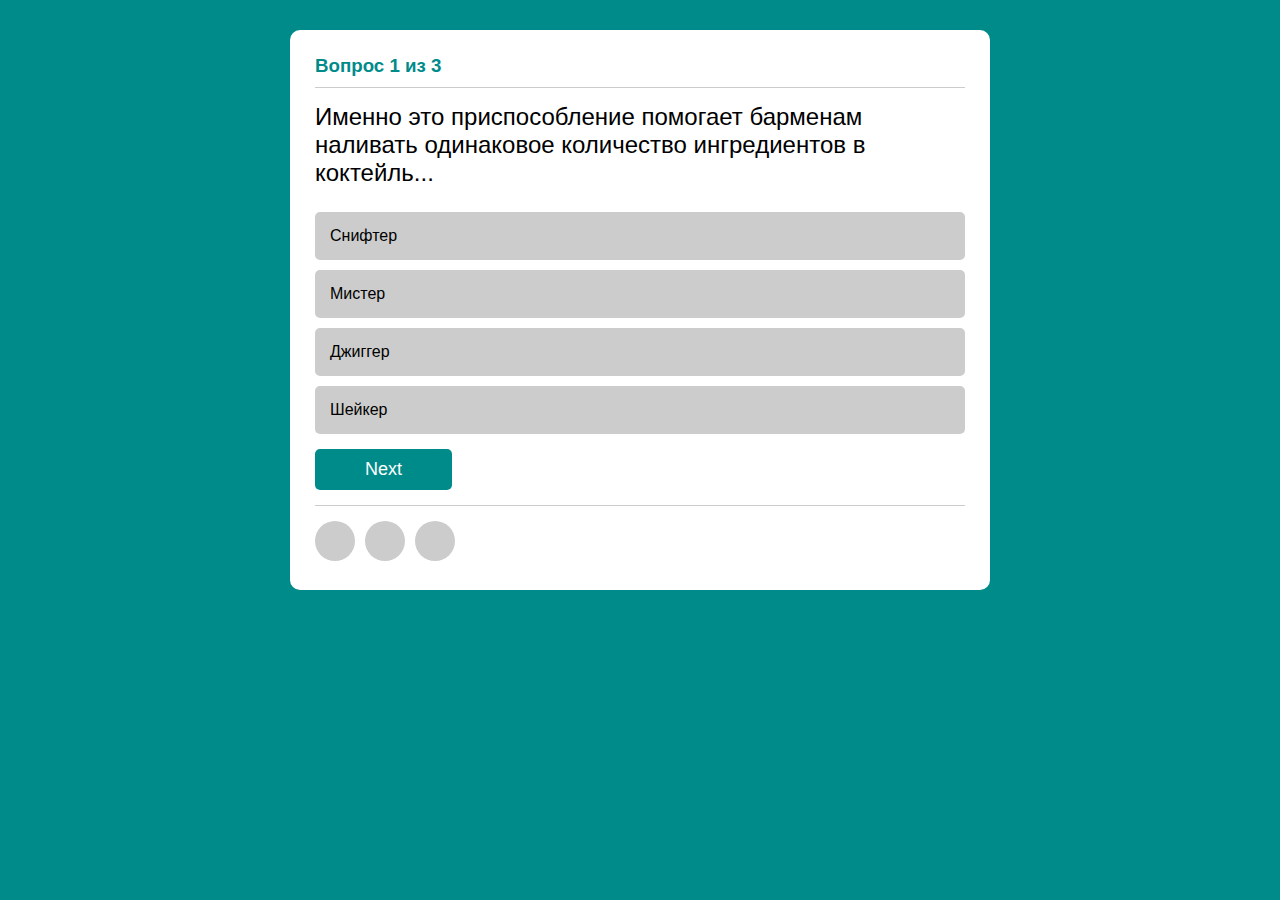
<file: quiz/index.html>
<!DOCTYPE html>
<html lang="en">
<head>
    <meta charset="UTF-8">
    <meta name="viewport" content="width=device-width, initial-scale=1.0">
    <meta http-equiv="X-UA-Compatible" content="ie=edge">
    <title>Quiz</title>
	<link rel="stylesheet" href="style.css">
</head>
<body>
    <div class="quiz-over-modal">
        <div class="content">
            <h1>Хороший результат !</h1>
            <p>Ты ответил на 
                <span id="correct-answer"></span> из 
                <span id="number-of-all-questions-2"></span> вопроса
            </p>
            <button id="btn-try-again">Попробуй снова</button>
        </div>
    </div>
    <div class="quiz-container">
        <div class="question-number">
            <h3>Вопрос 
                <span id="number-of-question"></span>
                из
                <span id="number-of-all-questions"></span>
            </h3>
        </div>
        <div id="question"></div>
        <div class="options">
            <div data-id="0" class="option option1"></div>
            <div data-id="1" class="option option2"></div>
            <div data-id="2" class="option option3"></div>
            <div data-id="3" class="option option4"></div>
        </div>
        <div class="button">
            <button id="btn-next">Next</button>
        </div>
        <div id="answers-tracker">
            
        </div>
    </div>
    <script src="main.js"></script>
</body>
</html>
</file>
<file: calculatorKredit/style.css>
html, body {
    font-family: 'Montserrat', sans-serif;
    background-color: #F9FAFC;
}

h1, h2 {
    margin: 0;
    padding: 0;
    font-weight: 500;
    font-size: 30px;
    line-height: 37px;
    color: #071124;
}

h2 {
    font-size: 25px;
    line-height: 30px;
}

button {
    border: none;
    outline: none;
}

input[type='number'] {
    -moz-appearance:textfield;
}

input[type='range'] {
    width: 100%;
}

input[type=range] {
  -webkit-appearance: none; 
  width: 100%; 
}
 
input[type=range]::-webkit-slider-thumb {
  -webkit-appearance: none;
}
 
input[type=range]:focus {
  outline: none; 
}
 
input[type='range'] {
    width: 100%;
    -webkit-appearance: none;
    background-color: #F9FAFC;
}

input[type='range']::-webkit-slider-thumb {
    -webkit-appearance: none;
    cursor: ew-resize;
    width: 18px;
    height: 18px;
    border-radius: 50%;
    background: #599FF1;
    margin-top: -25px;
}


input::-webkit-outer-spin-button,
input::-webkit-inner-spin-button {
    -webkit-appearance: none;
}

.flex-wrapper {
    display: flex;
    justify-content: center;
    width: 100%;
}

.calculator-content {
    width: 100%;
    max-width: 950px;
    padding-top: 100px;
}

.calculator-content-title {
    padding-bottom: 14px;
    border-bottom: 2px solid #E4E6EE;
}

.calculator-content-body {
    display: flex;
}

.calculator-content-body-left,
.calculator-content-body-right {
    width: 50%;
    border-right: 2px solid #E4E6EE;
    padding-top: 40px;
}

.calculator-content-body-right {
    padding-right: 0;
    padding-left: 30px;
    border-right: none;
}

.calculator-content-body-left-inputs,
.calculator-content-body-left-btns {
    padding-right: 30px;
}

.calculator-content-body-left-inputs {
    margin-bottom: 60px;
}

.input-wrapper {
    margin-bottom: 43px;
}

.input-wrapper button {
    width: 100%;
    display: flex;
    justify-content: space-between;
    background: #FFFFFF;
    border: 2px solid #E4E6EE;
    height: 50px;
    margin-bottom: 20px;
    font-size: 24px;
    cursor: pointer
}

.input-wrapper button:hover {
    background-color: rgba(255, 255, 255, 0.157);
}

.input-wrapper:last-child {
    margin-bottom: 0;
}

.input-wrapper .title {
    font-weight: 500;
    font-size: 18px;
    line-height: 22px;
    color: rgba(7, 17, 36, 0.5);
    margin-bottom: 8px;
}

.input-wrapper input[type="number"] {
    width: 100%;
    background-color: #ffffff;
    border: 2px solid #E4E6EE;
    height: 50px;
    font-weight: 500;
    font-size: 18px;
    line-height: 22px;
    color: #071124;
}

.calculator-content-body-left-btns {
    padding-top: 40px;
}

.calculator-content-body-left-btns button {
    width: 100%;
    display: flex;
    justify-content: space-between;
    background: #FFFFFF;
    border: 2px solid #E4E6EE;
    height: 50px;
    margin-bottom: 20px;
}

.calculator-content-body-left-btns button .text,
.calculator-content-body-left-btns button .value {
    font-weight: 500;
    font-size: 18px;
    line-height: 22px;
    color: #071124;
}

.final-result-item {
    margin-bottom: 35px;
}


.final-result-item:last-child {
    margin-bottom: 0;
}

.final-result-item .title {
    font-weight: 500;
    font-size: 18px;
    line-height: 22px;
    color: rgba(7, 17, 36, 0.5);
    margin-bottom: 8px;
}

.final-result-item .value {
    font-weight: 500;
    font-size: 30px;
    line-height: 37px;
    color: #071124;
}

.bank.active {
    border-color: #599FF1;
}

#wrapper-modal {
    width: 100%;
    height: 100%;
    display: none;
}

#wrapper-modal.active {
    display: block;
}


#overlay {
    position: absolute;
    top: 0;
    left: 0;
    width: 100%;
    height: 100%;
    z-index: 1;
    background-color: gray;
    opacity: 0.5;
}

#modal-window {
    padding: 25px;
    position: absolute;
    top: 50%;
    left: 50%;
    transform: translate(-50%,-50%);
    width: auto;
    height: auto;
    z-index: 2;
    border: 1px solid black;
    background-color: #ffffff;
}


.color-config-wrapper {
    display: flex;
}

.color-dots {
    display: flex;
    width: 100%;
    justify-content: flex-start;
    align-items: center;
    padding-left: 20px;
}

.car {
    display: none;
    width: 240px;
    height: 100px;
    animation: color .3s ease-in-out;
}

.car.active {
    display: block;
}

.dot {
    width: 30px;
    height: 30px;
    border-radius: 50%;
    background-color: #0090ae;
    margin-right: 25px;
    cursor: pointer;
    position: relative;
    border: none;
}

.dot.active {
    border: 2px solid black;
}

.dot .content {
    position: absolute;
    bottom: -30px;
    left: 0;
    opacity: 0;
    transition: opacity .3s ease-in-out;
}

.dot:hover .content {
    opacity: 1; 
}

.dot.brown {
    background-color: #bd9267;
}

.dot.orange {
    background-color: #fcad18;
}

.dot.pink {
    background-color: #d51c8b;
}

.dot.red {
    background-color: #a5372a;
}

.buttons-wrapper {
    display: flex;
}

.buttons-wrapper button {
    border: 1px solid #E4E6EE;
    margin-right: 25px;
    height: 30px;
    width: 100px;
    display: flex;
    align-items: center;
    justify-content: center;
    cursor: pointer;
};

.buttons-wrapper button:hover {
    background-color: rgba(255, 255, 255, 0.1);
}

@keyframes color {
    from {
        opacity: 0.5;
    }
    to {
        opacity: 1;
    }
}
</file>
<file: Contrabanda/css/style.css>
/*specification*/
body { 
	font-family: 'Ubuntu', sans-serif;
	margin: 0;
	padding: 0;
	font-weight: 400;
	font-size: 16px;
	color: #000000;
	line-height: 1.4em;
}

* {
	box-sizing: border-box;
}

ul, li {
	display: block;
	margin: 0;
	padding: 0;
}

h1, h2, h3, h4 ,h5 ,h6 {
	padding: 0;
	margin: 0;
	font-weight: 700;
	color: #323232;
	line-height: 1.4em;
}

p {
	margin: 0;
}

a {
	text-decoration: none;
	padding: 0;
	color: #fff;
}

.container {
	width: 1110px;
	margin: 0 auto; 
}

.btn {
	height: 45px;
	background: #ff0000;
	color: #fff;
	border-radius: 40px;
	font-size: 15px;
	line-height: 17px;
	text-align: center;
	display: block;
	width: 200px;
	padding: 13px 36px 15px;
	cursor: pointer;
	transition: all 0.5s ease;
}

.btn:hover {
	background: linear-gradient(
 		rgba(246, 71, 71, 1) 0%,
  		rgba(207, 0, 15, 1) 100%);
	transition: all 0.5s ease;
}

.section-title {
	font-size: 36px;
}

.section-text {
	width: 512px;
	margin: 20px 0 78px;
}




/*header*/

.header {
	background: linear-gradient(57.79deg, 
		rgba(208, 133, 21, 0.29) 27.19%, 
		rgba(11, 203, 245, 0.31) 81.02%), 
		url('../img/cont.jpg') no-repeat center top / cover;
	color: #FFFFFF;
	padding-bottom: 70px;
}

.nav {
	border-bottom: 1px solid rgba(255, 255, 255, 0.58);
	text-align: center;
}


.logo {
	background: url('../img/logo1.svg');
	filter: drop-shadow(0px 0px 7px #FFFFFF);
	width: 94px;
	height: 58px;
	display: block;
	transition: all 0.5s ease;
}

.logo:hover {
	transform: scale(1.5);
	transition: all 0.9s ease;
}

.container_flex {
	display: flex;
	justify-content: space-between;
	align-items: center;
}

.menu__list {
	display: flex;
	margin-left: 23px;
}

.menu__item a {
	padding: 31px 23px;
	display: block;
	border-bottom: 2px solid rgba(255, 255, 255, 0);
}

.menu__item a:hover {
	border-bottom: 2px solid #FFFFFF;
}

.phone {
	font-size: 17px;
	font-weight: bold;
	padding: 35px 0 25px;
	display: block;
	border-bottom: 2px solid rgba(255, 255, 255, 0);
}

.phone:hover {
	border-bottom: 2px solid #FFFFFF;
}

.offer-wrapper {
	padding-top: 141px;
}

.offer__title {
	font-weight: bold;
	font-size: 48px;
	line-height: 1.2em;
	color: #fff;
	margin-bottom: 18px;	
	width: 675px;
}

.offer__text {
	margin-bottom: 25px;
	width: 340px;
}

.offer__arrow-down {
	background: url('../img/arrow-down.svg');
	width: 16px;
	height: 24px;
	display: block;
	opacity: 0.6;
}

.offer__arrow-down_header {
	margin-top: 169px;
}

.offer__arrow-down:hover {
	transform: scale(1.2); 
    transition: all 0.5s ease;
    opacity: 1;
}








/*branches*/

.branches {
	padding: 99px 0 97px;
}

.services {
	display: flex;
	flex-wrap: wrap;
	justify-content: space-between;
}

.services__item {
	display: flex;
	width: 508px;
	height: 144px;
	margin-bottom: 51px;
	transition: all 0.5s ease;
}

.services__item:hover {
	transform: scale(1.1); 
    transition: all 0.6s ease;
}

.services__img {
	width: 210px;
	border-radius: 0px 10px 10px 10px;
	object-fit: cover;
}

.services__title {
	color: #000;
	margin-bottom: 11px;
	font-size: 19px;
}

.services__info {
	padding: 12px 0 0 30px;
}

.services__text {
	margin-bottom: 14px;
	font-size: 15px;
}

.services__price {
	color: #E64825;
	font-size: 15px;
}

.btn_branches {
	margin-top: 26px;
}







/*projects*/

.projects {
	background: #F7F6F8;
	padding-top: 105px;
	height: 972px;
}

.gallery {
	display: flex;
	justify-content: space-between;
	margin-bottom: 87px;
}

.gallery__link {
	position: relative;
}

.gallery__img {
	display: block;
  	width: 345px; 
	height: 265px;
	border-radius: 15px;
	object-fit: cover;
}

.gallery__overlay {
	position: absolute;
	top: 0;
	bottom: 0;
	left: 0;
    right: 0;
    height: 100%;
	width: 100%;
	opacity: 0;
	visibility: none;
	background-color: rgba(0, 0, 0, 50%);
	border-radius: 15px;
	display: flex;
	justify-content: center;
	align-items: center;
	transition: all 0.5s ease;
}

.gallery__overlay:hover {
	opacity: 1;
	transition: all 0.5s ease;
}

.gallery__search {
	width: 35px;
	height: 35px;
}

.achievements {
	border-top: 1px solid #B8B8B8;
	text-align: center;
	display: flex;
	justify-content: space-between;
    padding-top: 60px;
}

.achievements__item {
	width: 100px;
}

.achievements__title {
	font-size: 36px;
}

.achievements__text {
	margin-top: 11px;
}

.about-us {
	background: #F4EAFF;
	margin: 75px auto 0;
	text-align: center;
	width: 801px;
	height: 292px;
	padding: 50px 40px;
	display: block;
	border-radius: 15px;
}

.about-us__title {
	font-size: 19px;
	margin-bottom: 23px;
}

.about-us__text {
	width: 625px;
	margin: 0 auto 31px;
}

.btn_about-us {
	margin: auto;
	font-family: 'Montserrat', sans-serif;
	transition: all 0.5s ease;
}








/*video*/

.video {
	padding: 266px 0 103px;
	text-align: center;
}

.section-text_video {
	margin: 20px auto 78px;
}

.video-frame {
	padding-bottom: 60px;
	border-bottom: 1px solid #E0E0E0;
	margin: 0 auto;
}

.video-frame__block {
	width: 830px;
	height: 426px;
	box-shadow: 0px 0px 10px rgba(111, 111, 111, 0.25);
	border-radius: 10px;
	display: block;
	margin: auto;
}






/*footer*/

.footer {
	background: #F7F6F8;
	padding: 98px 0 50px;
	font-size: 14px;
}

.footer a:hover {
	color: #50c143;
}

.footer-content {
	display: flex;
	justify-content: space-between;
}

.footer-content__list-item {
	display: flex;
	align-items: center;
}

.footer-content__block {
	display: flex;
	color: #000;	
}

.footer-content__item {
	display: flex;
	flex-direction: column;
	margin-bottom: 50px;
}

.footer-content__title {
	font-size: 19px;
}

.footer-content__title_indent {
	margin-bottom: 32px;
}

.footer-content__list-item {
	margin-bottom: 18px;
}

.footer-content__icon {
	margin-right: 17px;
}

.footer-content__credits {
	margin-top: 19px;
}

.footer-content__list_flex {
	display: flex;
	margin-top: 72px;
}

.footer-content__list_flex a {
	color: #E64825;
	padding-right: 22px;
}

.footer-content__form {
	display: flex;
	max-width: 385px;
	position: relative;
	font-family: 'Montserrat', sans-serif;
	filter: drop-shadow( 0px 0px 10px rgba(111, 111, 111, 0.10));
	margin-top: 18px;
	transition: all 0.5s ease;
}

.footer-content__form:hover {
	filter: drop-shadow( 0px 0px 10px rgba(111, 111, 111, 0.25));
	transition: all 0.3s ease;
}

.footer-content__input {
	border: none;
	height: 45px;
	border-radius: 30px;
	width: 386px;
	font-family: 'Montserrat', sans-serif;
	padding: 15px 33px 13px;
	font-size: 13px;
	outline: none;
}

.btn_footer-content {
	border: none;
	width: 45px;
	padding: 3px 4px 0px 0px;
	position: absolute;
	right: 0;
	outline: none;
	transition: all 0.5s ease;
}

.btn_footer-content:hover {
	background: #E64825;
	transition: all 0.5s ease;
}

.btn_footer-content:hover img {
	transform: translate(9px, -5px) scale(0.8);
	transition: all 0.9s ease;	
}

.footer-content__policy {
	font-family: 'Montserrat', sans-serif;
	font-size: 13px;
	margin-top: 21px;
}

.footer-content__item_height {
	margin-top: 43px;
}

/*  Responsive  */

/* Large: 992px - 1199px */
@media (max-width: 1199px) {
	.container {
		max-width: 960px;
	}
	.gallery {
		flex-wrap: wrap;
		justify-content: flex-start;
	}
	.gallery__link:nth-of-type(2n + 1) {
		margin-right: 40px;
	}
	.gallery__link:not(:last-of-type) {
		margin-bottom: 28px;
	}
	.projects {
		height: 1274px;
	}
}

/* Medium: 768px - 991px */
@media (max-width: 991px) {
	.container {
		max-width: 720px;
	}
	.phone {
		display: none;
	}
	.projects {
		height: 100%;
	}
	.gallery {
		justify-content: space-between;
	}
	.gallery__link:nth-of-type(2n + 1) {
		margin-right: 0;
	}
	.about-us {
		width: 100%;
		height: auto;
	}
	.video {
		padding-top: 120px;
	}
	.video-frame__block {
		width: 100%;
		height: 369px;
	}
	.footer-content {
		flex-wrap: wrap;
	}
	.footer-content__item {
		width: 50%;
	}
}

/* Small: 576px - 767px */
@media (max-width: 767px) {
	.container {
		max-width: 540px;
	}
	.nav {
		display: flex;
	}
	.menu {
		display: none;
	}
	.phone {
		display: block;
	}
	.offer__title {
		font-size: 38px;
		width: 100%;
	}
	.section-title {
		font-size: 28px;
	}
	.services__item {
		width: 100%;
	}
	.section-text {
		width: 100%;
	}
	.gallery {
		justify-content: center;
	}
	.achievements {
		flex-wrap: wrap;
		justify-content: space-around;
		padding-top: 10px;
	}
	.achievements__item {
		margin-top: 50px;
	}
	.about-us__text {
		width: 100%;
	}
	.video-frame__block {
		height: 304px;
	}
}

/* Layout width: 480px - 575px */
@media (max-width: 575px) {
	.container {
		max-width: 450px;
	}
	.services__info {
		padding: 4px 0 0 24px;
	}
	.about-us {
		padding: 50px 22px;
	}
	.video-frame__block {
    	height: 231px;
}
	.footer-content {
		flex-direction: column;
	}
	.footer-content__item {
		width: 100%;
	}
	.footer-content__list_flex {
		margin-top: 32px;
	}
	.footer-content__item_height {
		margin-top: 0;
	}

}

/* Extra small: 0px (320px) - 479px */
@media (max-width: 479px) {
	.container {
		padding: 0 15px;
		width: 100%;
	}
	.offer__title {
		font-size: 34px;
	}
	.offer__text {
		width: 100%;
	}
	.services {
		margin-top: -20px;
	}
	.services__item {
		margin-bottom: 15px;
		flex-wrap: wrap;
		height: auto;
		margin-bottom: 50px;
	}
	.services__img {
		height: 140px;
	}
	.services__info {
		padding: 0;
		height: auto;
		margin-top: 20px;
	}
	.services__title {
		margin-bottom: 5px;
	}
	.services__text {
		margin-bottom: 5px;
	}
	.projects {
		padding-top: 55px;
	}
	.gallery {
		margin-top: -25px;
	}
	.gallery__img {
		width: 100%;
	}
	.footer-content__list {
		margin: -10px 0;
	}
	.footer-content__list-item {
		margin-bottom: 5px;
	}
	.footer-content__form {
		width: 100%;
	}
	.footer-content__list_flex {
		margin-top: 20px;
	}
	
}
</file>
<file: Fullviewapp/css/main.css>
/*  Specification  */
@font-face {
	font-family: 'Gill Sans MT';
	src: url('../fonts/GillSansMT-Normal.eot'); /* IE9 Compat Modes */
	src: url('../fonts/GillSansMT-Normal.eot?#iefix') format('embedded-opentype'), /* IE6-IE8 */
		url('../fonts/GillSansMT-Normal.woff2') format('woff2'), /* Super Modern Browsers */
		url('../fonts/GillSansMT-Normal.woff') format('woff'), /* Pretty Modern Browsers */
		url('../fonts/GillSansMT-Normal.ttf')  format('truetype'), /* Safari, Android, iOS */
		url('../fonts/GillSansMT-Normal.svg#svgFontName') format('svg'); /* Legacy iOS */
	font-weight: normal;
}

@font-face {
	font-family: 'Gill Sans MT';
	src: url('../fonts/GillSansMT-Bold.eot'); /* IE9 Compat Modes */
	src: url('../fonts/GillSansMT-Bold.eot?#iefix') format('embedded-opentype'), /* IE6-IE8 */
		url('../fonts/GillSansMT-Bold.woff2') format('woff2'), /* Super Modern Browsers */
		url('../fonts/GillSansMT-Bold.woff') format('woff'), /* Pretty Modern Browsers */
		url('../fonts/GillSansMT-Bold.ttf')  format('truetype'), /* Safari, Android, iOS */
		url('../fonts/GillSansMT-Bold.svg#svgFontName') format('svg'); /* Legacy iOS */
	font-weight: bold;
}

body {
	font-size: 20px;
	font-weight: normal;
    font-family: 'Gill Sans MT', sans-serif;
}

h1, h2, h3, h4, h5, h6 {
	font-weight: bold;
	color: #26272d;
	line-height: 1.2em;
}

h2 {
    font-size: 2.1em;
}

h3 {
    font-size: 26px;
}

p {
	color: #8c8f94;
    line-height: 1.45em;
}

ul, li {
	display: block;
	padding: 0;
	margin: 0;
}

a {
	color: #26272d;
    font-size: 16px;
    transition: all 0.5s ease;
    text-decoration: none;
}

a:hover {
	text-decoration: none;
}

.btn {
	border-radius: 35px;
	background-color: #267df4;
	color: #fff;
	font-weight: normal;
	padding: 9px 24px 9px 17px;
	display: block;
	text-align: center;
	transition: all 0.5s ease;
    font-size: 16px;
    height: 42px;
}

.btn-other {
    border: 1px solid #26272d;
    background: none;
    color: #26272d;
    transition: all 0.5s ease;
}

.btn:hover,
.btn-other:hover {
	background: #206cd4;
	color: #fff;
	box-shadow: 0 8px 20px rgb(46 115 209 / 80%);
}

.btn-other:hover {
    border: 1px solid #206cd4;
}

.btn:active,
.btn-other:active {
	background: #094494;
	box-shadow: none;
}

.btn-other:active:hover {
    border: 1px solid #094494;
}

.app-screen, .app-screen-security, .about-map {
	transition: all 0.5s ease;
}

header:hover .app-screen,
section:hover .app-screen-security,
section:hover .about-map
 {
	transform: scale(1.02);
	-webkit-transform: scale(1.02);
	-moz-transform: scale(1.02);
}

header:hover .app-screen {
    transform: scale(1.02) translateY(-3px);
	-webkit-transform: scale(1.02) translateY(-3px);
	-moz-transform: scale(1.02) translateY(-3px);
}




/*   header   */

.header {
    background: url('../img/mortmain_Mountains.png') no-repeat center bottom / cover;
    padding-top: 44px;
    transition: all 0.5s ease;
}

.logo {
    display: block;
    background: url('../img/logo.svg') no-repeat center / contain;
    width: 133px;
    height: 15px;
}


.header-burger {
    display: block;
    background: url('../img/Menu_Icon.svg');
    width: 20px;
    height: 12px;
    margin: 9px 30px 9px 0;
}

.menu__item {
    margin-right: 45px;
    transition: all 0.5s ease;
}

.menu__item_2 {
    margin-right: 34px;
}
.menu__item:hover a,
.header-burger:hover {
    color: #1b1c1e;
    opacity: 0.4;
}


.btn_header {
    letter-spacing: 0.05em;
}

.btn_header::before {
    content: '';
    display: block;
    background: url('../img/Apple_Icon.svg');
    width: 16px;
    height: 20px;
    margin-right: 14px;
}

.offer {
    max-width: 790px;
    margin: 102px auto 0;
    text-align: center;
}

.offer__title {
    font-size: 62px;
    margin-bottom: 33px;
}

.offer__btn {
    margin-top: 58px;
    margin-bottom: 55px;
    padding: 12px 48px 12px 42px;
    max-width: 206px;
    height: 50px;
}

.offer__btn::before {
    content: '';
    display: block;
    background: url('../img/Play_Icon.svg') no-repeat;
    width: 10px;
    height: 10px;
    margin-right: 14px;
    margin-top: 7px;
    transition: all 0.5s ease;
}

.offer__btn:hover::before {
    background: url('../img/Play_Icon1.svg') no-repeat;
}

.app-screen {
    background: url('../img/iPhone_6v2.png');
    background-size: cover; 
    max-width: 369px;
    width: 100%;
    height: 455px;
}




/*   features   */

.features {
    padding-top: 123px;
}

.features-block {
    max-width: 510px;
}

.features-block:hover .features-block__icon {
    transform: rotate(360deg);
    transition: all 0.9s ease;
}

.features-block__icon_lock {
    background: url('../img/Lock_Icon.png');
    width: 42px;
    height: 51px;
}

.features-block__icon_clock {
    background: url('../img/Clock_Icon.png');
    width: 41px;
    height: 47px;
}

.features-block__title {
    margin: 39px 0 37px;
}

.features-block__text {
    font-size: 18px;
    margin-bottom: 26px;
}




/*   security   */

.security {
    padding-top: 78px;
    overflow: hidden;
}

.app-screen-security {
    background: url(../img/iphone_6_1.png) no-repeat center center / contain;
    max-width: 759px;
    height: 652px;
    margin-left: -114px;
    width: 120%;
}

.block__title {
    margin: 19px 0 67px;
    white-space: pre-line;
}

.block__text {
    margin-bottom: 27px;
}

.block__btns {
    margin-top: 71px;
    margin-bottom: 20px;
}
.block__btn {
    max-width: 204px;
}

.block__btn_hack {
    padding: 9px 20px 8px 27px;
}

.block__btn_hack::after {
    content: '';
    display: block;
    background: url('../img/Arrow_Icon.svg') no-repeat;
    width: 13px;
    height: 12px;
    margin-left: 51px;
    margin-top: 8px;
    transition: all 0.5s ease;
}

.block__btn_hack:hover {
    padding-left: 25px;
    padding-right: 18px;
    transition: all 0.5s ease;
}

.block__btn_hack:hover::after {
    margin-left: 55px;
    transition: all 0.5s ease;
}

.block__btn_more {
    margin-left: 20px;
    padding: 8px 32px 9px 31px;
}




/*   about   */

.about {
    padding: 66px 0 140px;
    overflow: hidden;
}

.about-map {
    background: url('../img/World_Map.png') no-repeat center center / contain;
    max-width: 627px;
    height: 401px;
    margin: 35px -30px 0 38px;
}

.about-block__title {
    margin-bottom: 60px;
}

.about-block__text {
    margin-bottom: 25px;
}

.partners {
    margin-top: -46px;
}

.partners__title {
    font-size: 12px;
    font-weight: bold;
    text-transform: uppercase;
    letter-spacing: 0.1em;
    margin-bottom: 27px;
}

.partners__link {
    margin-right: 32px;
    transition: all 0.5s ease;
}

.partners__link:hover {
    opacity: 0.4;
}




/*   footer   */

.footer {
    padding: 106px 0 213px;
}

.downloads__text {
    font-size: 14px;
    margin: 25px 0;
    line-height: 1.7em;
}

.footer-menu__title {
    line-height: 1em;
    letter-spacing: 0.1em;
    color: #26272d;
    font-size: 12px;
    text-transform: uppercase;
    font-weight: bold;
}

.downloads__link {
    display: block;
    background: url('../img/Download.png');
    max-width: 140px;
    height: 42px;
    transition: all 0.5s ease;
}

.downloads__link:hover {
    opacity: 0.7;

}

.footer-menu__item {
    margin-bottom: 6px;
}

.footer-menu__link {
    color: #8c8f94;
    transition: all 0.5s ease;
}

.footer-menu__link:hover {
    color: #26272d;
}





/*   Responsive   */

@media (max-width: 1200px) {
    .app-screen-security {
        margin-left: -30px;
        width: 110%;
    }
    .about-map {
        margin-left: 0px;
    }
    .footer-menu__list {
        opacity: 1;
        visibility: visible;
    }
    .features-block__text {
        margin-bottom: 20px;
    }
    .footer-menu__item {
        margin-bottom: 0px;
    }
    .about-map {
        width: 100%;
    }
    .partners {
        margin-top: 0;
    }
}

@media (max-width: 992px) {
    .menu {
        display: none!important;
    }
    .block__btn_hack::after {
        margin-left: 10px;
    }
    .block__btn_hack:hover::after {
        margin-left: 13px;
    }
    .downloads {
        margin-bottom: 55px;
    }
    .downloads__text {
        margin: 20px 0;
    }
    .app-screen-security {
        height: 552px;
    }
    .footer {
        padding: 50px 0 50px;
    }
}

@media (max-width: 768px) {
    .btn_header {
        display: none!important;
    }
    .features-block {
        margin-bottom: 70px;
    }
    .security {
        padding-top: 0px;
    }
    .app-screen-security {
        height: 490px;
    }
    .block__btns,
    .partners {
        margin-top: 40px;
    }
    .block__title {
        margin: 0 0 40px;
    }
    .about {
        padding-bottom: 70px;
    }
    .about-block__title {
        margin-bottom: 40px;
    }
    .about-map {
        margin-top: 0;
    }
}

@media (max-width: 576px) {
    .offer__title {
        font-size: 55px;
    }
    .footer-menu {
        margin-bottom: 50px;
    }
}

@media (max-width: 400px) {
    body {
        font-size: 18px;
    }
    .offer {
        width: 100%;
    }
    .offer__title {
        font-size: 50px;
    }
    .app-screen-security {
        height: 265px;
    }
    .block__btn_more {
        margin-left: 0;
        margin-top: 30px;
    }
    .block__btn_hack,
    .block__btn_more {
        width: 100%;
    }
    .block {
        margin-top: 40px;
    }
    .partners__link {
        margin-bottom: 30px;
    }
    .about {
        padding-bottom: 70px;
    }
    .about-map {
        height: 300px;
    }
    .partners__items {
        flex-wrap: wrap;
    }
    .footer {
        padding-bottom: 0px;
    }
}
</file>
<file: Oppi-умное приложение/css/main.css>
body, p, div, li, ul, a, h1, h2, h3, h4, h5, h6, span, button, input {
	padding: 0;
	margin: 0;
}

div {
	box-sizing: border-box;
}

ul, li {
	list-style: none;
}

a { 
	text-decoration: none;
	color: #fff;
}

body {
	font-family: 'Montserrat', sans-serif;
	font-size: 16px;
	line-height: 150%;
	letter-spacing: 0.01em;
	color: #4C5267;
}

.section__title {
	font-weight: 800;
	font-size: 33px;
	line-height: 150%;
	text-align: center;
	letter-spacing: 0.02em;
	text-transform: uppercase;
	margin-bottom: 75px;
}
.section__title span {
	color: #EE7096;
	font-size: 18px;
	display: block;
}

section {
	padding: 80px 0;
}
.img-fluid {
	width: 100%;
	height: auto;
}

.button {
	font-weight: 600;
	font-size: 15px;
	line-height: 150%;
	background: #EE6D95;
	box-shadow: 0px 20px 30px rgba(150, 6, 52, 0.2);
	border-radius: 30px;
	padding: 16px 0;
	text-align: center;
	display: block;
	transition: box-shadow .3s ease;
	width: 100%;
	border: none;
	color: #fff;
	max-width: 224px;
}

.button:hover {
	box-shadow: 0px 10px 10px rgba(150, 6, 52, 0.2);
}

.button:active {
	box-shadow: 0px 5px 5px rgba(150, 6, 52, 0.2);
}

/* Первый экран  */

.header {
	background: linear-gradient(90deg, #6d89ee 0%, #bab4eb 100%);
	overflow: hidden;
}

.head {
	padding: 40px 0;
	position: relative;
	z-index: 1;
}



.head.active {
	position: fixed;
	max-width: 960px;
	width: 100%;
} 



.head li a {
	transition: color .3s ease;
}

.head li a:hover {
	color: #6e3281;
}

.head__menu {
	position: relative;
}

.head__item:not(:last-child) {
	margin-right: 32px;
}

.hamburger {
	display: none;
}

.hamburger img {
	display: block;
}

.menu-close {
	position: absolute;
	top: 10px;
	right: 15px;
	display: none;
	background: none;
	border: none;
	font-size: 26px;
	font-weight: 700;
	color: #858585;
}

.offer {
	color: #fff;
	margin-top: 97px;
}

.offer__title {
	font-weight: 800;
	font-size: 32px;
	line-height: 130%;
	letter-spacing: 0.02em;
	text-transform: uppercase;
}
.offer__disc {
	font-size: 17px;
	line-height: 140%;
	margin-top: 26px;
}

.offer__link {
	padding: 14px 40px;
	border: 1px solid #FFFFFF;
	box-sizing: border-box;
	border-radius: 30px;
	display: inline-block;
	margin-top: 50px;
	transition: all .5s ease;
}

.offer__link:hover {
	color: #6e3281;
	border-color: #6e3281;
}

.images {
	position: relative;
}
.images__center, .images__bg, .main-img-sm{
	display: block;
	width: 100%;
}
.images__bg, .images__chat-one, .images__chat-two, .images__pic {
	position: absolute;
}

.images__bg {
	top: 0;
	left: 0;
}

.images__chat-one {
	right: 85px;
	bottom: 163px;
}

.images__chat-two {
	left: 63px;
	top: 111px;
}

 .images__pic {
	bottom: 0;
	left: 20px;
 }


/* вторая секция */


.proof {
	padding-top: 147px;
}

.proof .section__title {
	margin-bottom: 76px;
}
.cards {
	padding-top: 34px;
}
.card-active {
	background: #FDF0F4;
	box-shadow: 0px 10px 30px rgba(150, 6, 52, 0.1);
	border-radius: 5px;
}

.card {
	padding: 81px 28px 45px;
	margin-bottom: 65px;
}

.card__img {
	position: absolute;
	top: -34px;
	left: 44px;
}

.card__title {
	font-size: 20px;
	margin-bottom: 17px;
}

.card__disc {
	font-size: 15px;
}

.card-mb35 {
	margin-bottom: 35px;
}

.phone {
	max-width: 300px;
}

.tab-content {
	display: none;	
}

.tab-content.active {
	display: block;
}

/* третья секция */

.keys {
	padding: 12px 0 33px;
}

.design {
	position: relative;
	max-width: 570px;
	margin: 0 auto 30px;
}

.design img {
	display: block;
}

.design__info {
	background: rgba(0, 0, 0, 0.5);
	border-radius: 5px;
	padding: 20px 30px;
	color: #fff;
	position: absolute;
	bottom: 30px;
	left: 30px;
	max-width: calc(100% - 50px);
	/*Это нужно для того, чтобы текстовый блок при большом количестве не прилипал к правому краю родительского блока*/
}
.design__title {
	font-size: 18px;
	margin-bottom: 15px;
}

/* Четвертая секция */


.numbers .section__title { 
	text-align: left;
	margin-bottom: 55px;
}

.number__progress {
	position: relative;
}

.number__progress span{
	font-weight: 100;
	font-size: 45px;
	position: absolute;
	top: 50%;
	left: 50%;
	transform: translate(-50%, -50%);
}

.number__desc {
	font-weight: 700;
	font-size: 15px;
	text-align: center;
	margin-top: 25px;
}

.illustration {
	max-width: 477px;
	margin-top: 15px;
	display: block;
}

/*Отзывы*/

.reviews {
	padding-bottom: 65px;
}

.reviews .section__title{
	text-align: left;
}

.slider {
	width: 100%;
	height: 500px;
}

.slider__list {
	padding-bottom: 40px;
}

.person {
	background: #FDF0F4;
	width: 100%;
	max-width: 300px;
	border-radius: 5px;
	padding: 28px 20px 50px 28px;
	box-shadow: 0px 10px 30px rgba(150, 6, 52, 0.1);
}

.person__pic {
	width: 70px;
	height: 70px;
	border-radius: 50%;
	object-fit: cover;
	margin-right: 25px;
	display: block;
}

.preson__name {
	font-size: 18px;
	font-weight: 700;
	margin-bottom: 5px;
}

.person__position {
	font-size: 16px;
	display: block;
}

.person p {
	font-size: 16px;
	margin-top: 20px;
}

.dots {
	display: flex;
	justify-content: center;
}

.dots li:not(:last-child) {
	margin-right: 10px;
}

.dots li button {
	width: 10px;
	height: 10px;
	background-color: #ee7e9a;
	opacity: 0.3;
	border-radius: 50%;
	font-size: 0;
	transition: all 1s ease;
	border: none;
}

.dots li.active button {
	opacity: 1;
}

/*Карта*/

.map {
	padding-bottom: 162px;
}

.map-block {
	width: 100%;
	height: 450px;
}

.map .container-fluid {
	min-height: 450px;
	padding: 0;
}

.form {
	padding: 30px;
	position: absolute;
	width: 320px;
	background: #FFFFFF;
	border-radius: 5px;
	right: 25px;
	top: -380px;
}

.form__title {
	font-size: 18px;
	font-weight: 700;
	margin-bottom: 20px;
}

.form__field {
	margin-top: 10px;
}

.form label {
	display: block;
	font-size: 14px;
	color: #4C5267;
	font-weight: 600;
}

.form input {
	border: 1px solid #C3C3C3;
	border-radius: 3px;
	width: 100%;
	display: block;
	height: 35px;
	padding: 0 5px 0 10px;
	font-size: 15px;
}
.form input:focus, button:focus {
	outline: none;
}

.form__btn {
	cursor: pointer;
	margin: 20px auto 0;
}

form .error {
	color: #ff0000;
}
/* Футер */

.footer {
	background-color: #383838;
	color: #fff;
	padding: 60px 0 110px;
}

.footer-text {
	margin-top: 40px;
	max-width: 345px;
}

.menu__title {
	font-size: 18px;
	font-weight: 700;
	margin-bottom: 30px;
}

.menu li {
	margin-bottom: 10px;
}

.menu a {
	color: #ccc;
	font-size: 15px;
	display: block;
	transition: color .3s ease;
}

.menu a:hover {
	color: #fff;
}

/* Медиа */

@media screen and (max-width: 991px) {
	.hamburger {
		display: block;
	}

	.head__menu {
		display: none;
		position: absolute;
		background-color: #fff;
		border-radius: 5px;
		width: 181px;
		height: 252px;
		right: 0;
		top: 55px;
		padding: 55px 5px 20px 35px;
	}

	.head__item:not(:last-child) {
		margin-right: 0;
	}

	.head__menu li {
		margin-bottom: 10px;
	}

	.head__menu a {
		font-size: 15px;
		color: #4C5267;
	}

	.head__links {
		flex-direction: column;
	}

	.menu-close {
		display: block;
	}

	.images {
		max-height: 390px;
	}

	.images__pic,.images__chat-one {
		display: none;
	}
	
	.illustration {
		margin: 30px auto 0;
	}
	.menu {
		margin-top: 60px;
	}
	.person:nth-child(2) {
		display: none;
	}
	.form {
		position: static;
		width: 100%;
		max-width: 450px;
		box-shadow: 0px 10px 30px rgba(0, 6, 52, 0.1);
		margin: 30px auto 0;
	}
	.map {
		padding-bottom: 80px;
	}
}

@media screen and (max-width: 767px) {
	.person:not(:last-child) {
		margin-right: 0;
	}
	.person:nth-child(3) {
		display: none;
	}
}

@media screen and (max-width: 575px) {
	.images__chat-two, .images__center, .images__bg {
		display: none;
	}
	.images {
		max-height: none;
	}
	.section__title {
		font-size: 25px;
	}
	.number {
		margin-bottom: 60px;
	}
	.illustration {
		margin-top: 0;
	}
}

@media screen and (max-width: 480px) {
	.offer {
		margin-top: 60px;
	}
	.offer__title {
		font-size: 25px;
	}
	.head__btn {
		display: none;
	}
	.design__info {
		max-width: none;
		left: 0;
		bottom: 0;
		width: 100%;
		background-color: #808080;
	}
}

@media screen and (max-width: 380px) {
	.offer__title {
		font-size: 22px;
	}
	.section__title {
		font-size: 22px;
	}
}
</file>
<file: quiz/style.css>
body {
    margin: 0;
    background-color: darkcyan;
    font-family: sans-serif;
}

* {
    box-sizing: border-box;
}

.quiz-container {
    max-width: 700px;
    min-height: 497px;
    background-color: #ffffff;
    margin: 30px auto;
    border-radius: 10px;
    padding: 25px; 
}

.question-number h3 {
    color: darkcyan;
    border-bottom: 1px solid #ccc;
    margin: 0;
    padding-bottom:  10px;
}

#question {
    font-size: 24px;
    color: #000000;
    padding: 15px 0;
    margin-bottom: 10px;
}

.options {
    margin-bottom: 15px;
}

.options div {
    background-color: #cccccc;
    font-size: 16px;
    color: #000000;
    margin-bottom: 10px;
    border-radius: 5px;
    padding: 15px;
    cursor: pointer;
    transition: all .2s ease-in-out;
}

.options div:hover {
    background-color: #ccccccaf;
}

.options div.correct {
    color: #ffffff;
    background-color: green;
}

.options div.wrong {
    color: #ffffff;
    background-color: red;
}

.options div.disabled {
    pointer-events: none;
}

.button #btn-next {
    padding: 10px 50px;
    background-color: darkcyan;
    font-size: 18px;
    color: #ffffff;
    border: none; 
    border-radius: 5px;
    cursor: pointer;
    transition: all .2s ease-in-out;
    margin-bottom: 15px;
}

.button #btn-next:hover {
    background-color: #009687b6;
}

#answers-tracker {
    border-top: 1px solid #cccccc;
    padding-top: 15px;
}

#answers-tracker div{
    height:  40px;
    width: 40px;
    background-color: #cccccc;
    display: inline-block;
    border-radius: 50%;
    margin-right: 10px;
}

#answers-tracker div.correct {
    background-color: green;
}

#answers-tracker div.wrong {
    background-color: red;
}

.quiz-over-modal {
    position: fixed;
    left: 0;
    top: 0;
    width: 100%;
    height: 100%;
    background-color: rgba(0, 0, 0, 0.9);
    z-index: 10;
    display: none;
    align-items: center;
    justify-content: center;
}

.quiz-over-modal.active {
    display: flex;
}

.quiz-over-modal .content {
    background-color: darkcyan;
    padding: 30px;
    border-radius: 10px;
    flex-basis: 700px;
    max-width: 700px;
    color: #ffffff;
    text-align: center;
}

.quiz-over-modal .content h1 {
    font-size: 36px;
    margin: 0 0 20px;
}

.quiz-over-modal .content button {
    padding: 15px 50px;
    border: none;
    background-color: #ff9800;
    transition: all .2s ease-in-out;
    border-radius: 5px;
    cursor: pointer;
    font-size: 20px;
    color: #ffffff;
}

.quiz-over-modal .content button:hover {
    background-color: #ff9900b4;
}
</file>
